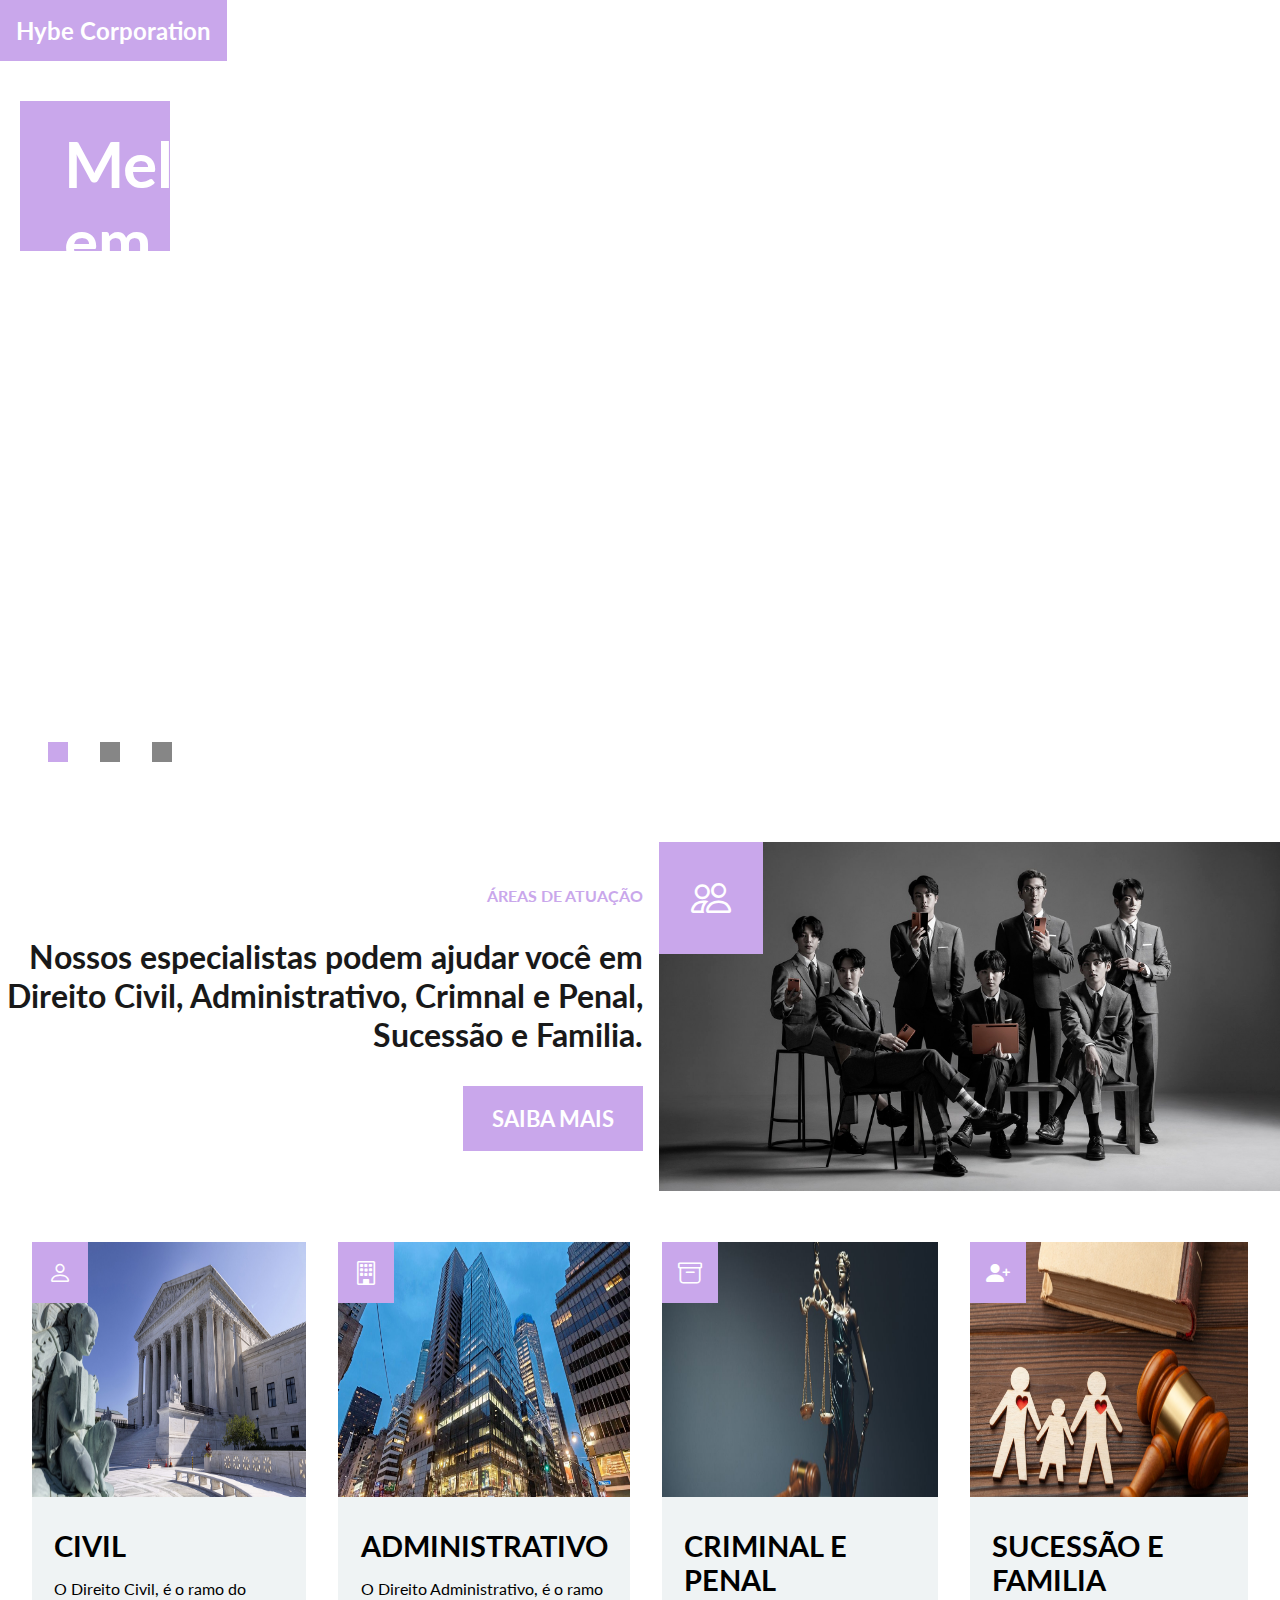
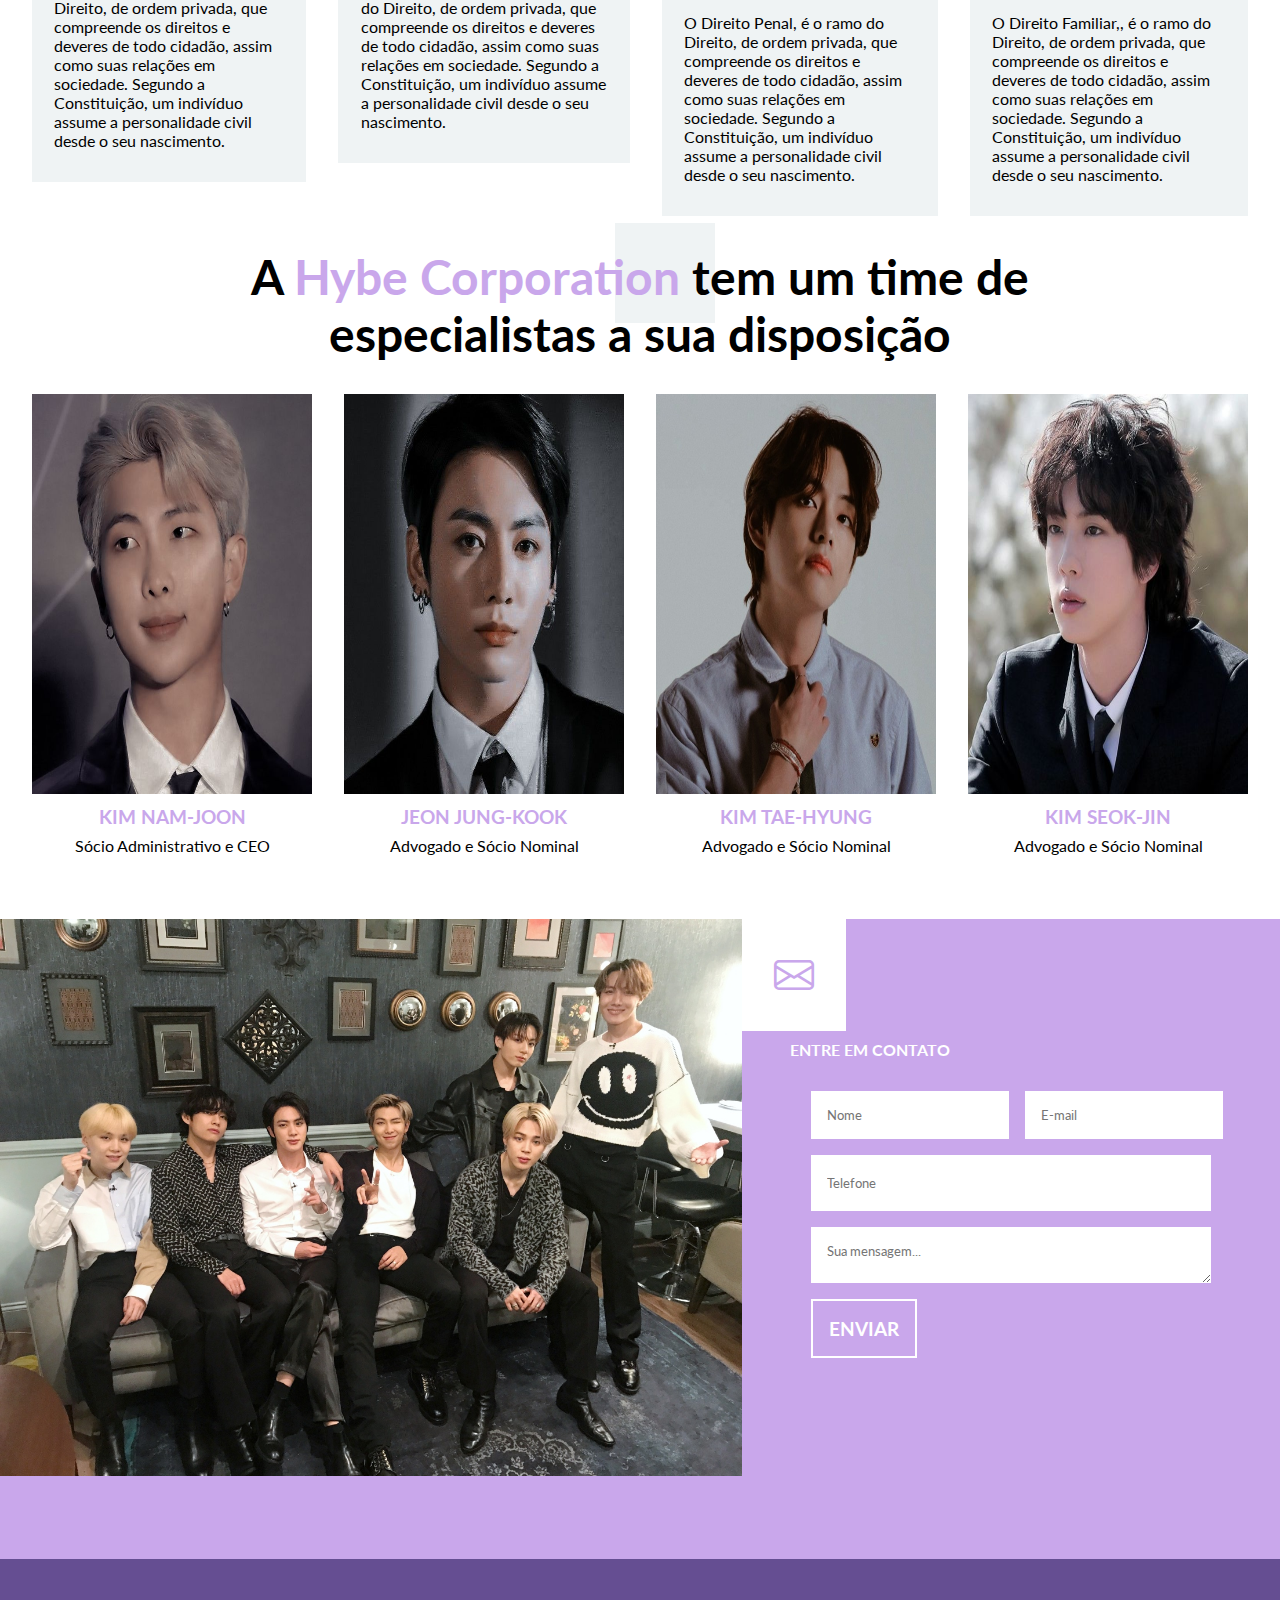
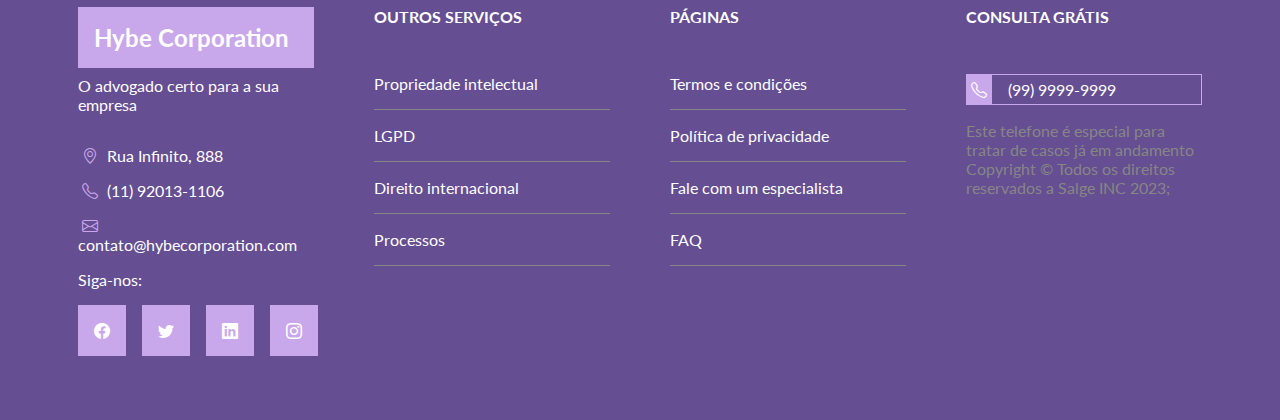
<file: index.html>
<!DOCTYPE html>
<html lang="pt-br">

<head>
    <meta charset="UTF-8" />
    <meta http-equiv="X-UA-Compatible" content="IE=edge" />
    <meta name="viewport" content="width=device-width, initial-scale=1.0" />
    <title>Hybe Corporation</title>
    <link rel="shortcut icon" href="img/favicon.ico" type="image/x-icon" />
    <link rel="preconnect" href="https://fonts.googleapis.com" />
    <link rel="preconnect" href="https://fonts.gstatic.com" crossorigin />
    <link
        href="https://fonts.googleapis.com/css2?family=Lato:ital,wght@0,100;0,300;0,400;0,700;0,900;1,100;1,300;1,400;1,700;1,900&display=swap"
        rel="stylesheet" />
    <link rel="stylesheet" href="https://cdn.jsdelivr.net/npm/bootstrap-icons@1.10.1/font/bootstrap-icons.css" />
    <link rel="stylesheet" href="css/style.css" />
    <script src="js/index.js" defer></script>
</head>

<body>
    <header id="header">
        <div id="inner-header">
            <h2 id="brand">Hybe Corporation</h2>
            <nav id="navbar">
                <a href="index.html">Incio</a>
                <a href="serviços.html">Serviços</a>
                <a href="sobre.html">Sobre</a>
                <a href="time.html">Time</a>
                <a href="contato.html">Contato</a>
                <a href="trabalhe.html">Trabalhe</a>
            </nav>
        </div>
        <div class="banner active">
            <span class="square"></span>
            <h2>Melhores experts em direito do país</h2>
            <p>
                Os advogados mais bem qualificados estão aqui, agende uma reunião e
                conheça nosso time
            </p>
        </div>
        <div class="banner">
            <span class="square"></span>
            <h2>Conheça o nosso time</h2>
            <p>
                Veja as especialidades dos nossos advogados, e entenda como eles podem
                lhe ajudar
            </p>
        </div>
        <div class="banner">
            <span class="square"></span>
            <h2>Os nossos resultados</h2>
            <p>
                Confira as nossas métricas e conheça os resultados que já obtivemos
            </p>
        </div>
        <div class="dots">
            <div class="dot active"></div>
            <div class="dot"></div>
            <div class="dot"></div>
        </div>
    </header>
    <main id="expertise-areas" class="text-image-section">
        <div id="expertise-information" class="text-container">
            <p class="section-subtitle">Áreas de atuação</p>
            <h3 class="section-title">
                Nossos especialistas podem ajudar você em Direito Civil, Administrativo,
                Crimnal e Penal, Sucessão e Familia.
            </h3>
            <a href="#" class="btn">Saiba mais</a>
        </div>
        <div id="expertise-image-container" class="image-container">
            <i class="bi bi-people"></i>
            <img src="image/Eeq0rstWAAAKfFK.png" alt="Advogados da Pearson Specter Litt" />
        </div>
        <div id="other-services">
            <div class="service">
                <img src="image/direito-civil.png" alt="Court" width="300" height="300" />
                <i class="bi-person"></i>
                <div class="service-info">
                    <h4>Civil</h4>
                    <p>
                        O Direito Civil, é o ramo do Direito, de ordem
                        privada, que compreende os direitos e deveres de todo cidadão, assim como suas relações em
                        sociedade. Segundo a Constituição, um indivíduo assume a personalidade civil desde o seu
                        nascimento.
                    </p>
                </div>
            </div>
            <div class="service">
                <img src="image/bank.png" alt="Administrativo" width="300" height="300" />
                <i class="bi bi-building"></i>
                <div class="service-info">
                    <h4>Administrativo</h4>
                    <p>
                        O Direito Administrativo, é o ramo do Direito, de ordem
                        privada, que compreende os direitos e deveres de todo cidadão, assim como suas relações em
                        sociedade. Segundo a Constituição, um indivíduo assume a personalidade civil desde o seu
                        nascimento.
                    </p>
                </div>
            </div>
            <div class="service">
                <img src="image/direito penal.jpg" alt="Tribual" width="300" height="300" />
                <i class="bi-archive"></i>
                <div class="service-info">
                    <h4>Criminal e Penal</h4>
                    <p>
                        O Direito Penal, é o ramo do Direito, de ordem
                        privada, que compreende os direitos e deveres de todo cidadão, assim como suas relações em
                        sociedade. Segundo a Constituição, um indivíduo assume a personalidade civil desde o seu
                        nascimento.
                    </p>
                </div>
            </div>
            <div class="service">
                <img src="image/direito familiar.jpeg" alt="Familia" width="300" height="300" />
                <i class="bi-person-plus-fill"></i>
                <div class="service-info">
                    <h4>Sucessão e Familia</h4>
                    <p>
                        O Direito Familiar,, é o ramo do Direito, de ordem
                        privada, que compreende os direitos e deveres de todo cidadão, assim como suas relações em
                        sociedade. Segundo a Constituição, um indivíduo assume a personalidade civil desde o seu
                        nascimento.
                    </p>
                </div>
            </div>
        </div>
    </main>
    </section>
    <section id="team">
        <span class="square"></span>
        <h2>
            A <span>Hybe Corporation</span> tem um time de especialistas a sua
            disposição
        </h2>
        <div class="employees">
            <div class="employee">
                <a href="time.html"><img src="image/advogado 1.jpg" alt="Kim Nam-joon" width="400" height="400" /></a>
                <p class="employee-name">Kim Nam-joon</p>
                <p class="employee-role">Sócio Administrativo e CEO</p>
            </div>
            <div class="employee">
                <a href="time.html"><img src="image/advogado 2.jpg" alt="Jeon Jung-kook" width="400" height="400" /></a>
                <p class="employee-name">Jeon Jung-kook</p>
                <p class="employee-role">Advogado e Sócio Nominal</p>
            </div>
            <div class="employee">
                <a href="time.html"><img src="image/advogado 3.jpg" alt="Kim Tae-Hyung" width="400" height="400" /></a>
                <p class="employee-name">Kim Tae-Hyung</p>
                <p class="employee-role">Advogado e Sócio Nominal</p>
            </div>
            <div class="employee">
                <a href="time.html"><img src="image/advogado 4.jpg" alt="Kim Seok-jin" width="400" height="400" /></a>
                <p class="employee-name">Kim Seok-jin</p>
                <p class="employee-role">Advogado e Sócio Nominal</p>
            </div>
        </div>
    </section>
    <section id="contact" class="text-image-section">
        <div id="contact-image-container" class="image-container">
            <img src="image/escritorio.jpg" alt="Advogados no escritório" />
        </div>
        <div id="contact-information" class="text-container">
            <i class="bi bi-envelope"></i>
            <p class="section-subtitle">Entre em contato</p>
            <form>
                <div class="form-control">
                    <input type="text" name="name" id="name" placeholder="Nome" required />
                    <input type="email" name="email" id="email" placeholder="E-mail" required />
                </div>
                <input type="text" name="phone" id="phone" placeholder="Telefone" required />
                <textarea name="message" id="message" placeholder="Sua mensagem..." required></textarea>
                <input type="submit" value="Enviar" class="btn" />
            </form>
        </div>
    </section>
    <footer id="footer">
        <div class="contact-info">
            <div class="footer-brand">
                <h2>Hybe Corporation</h2>
                <p>O advogado certo para a sua empresa</p>
            </div>
            <div class="contact-mediaquery">
                <p><i class="bi bi-geo-alt"></i> Rua Infinito, 888</p>
                <p><i class="bi bi-telephone"></i> (11) 92013-1106</p>
                <p><i class="bi bi-envelope"></i> contato@hybecorporation.com</p>
            </div>
            <div class="social-networks">
                <p>Siga-nos:</p>
                <div class="networks">
                    <a href="https://www.facebook.com/bangtan.official/?locale=pt_BR"><i class="bi bi-facebook"></i></a>
                    <a href="https://twitter.com/bts_bighit"><i class="bi bi-twitter"></i></a>
                    <a href="https://www.linkedin.com/in/vinicius-salge/"><i class="bi bi-linkedin"></i></a>
                    <a href="https://www.instagram.com/bts.bighitofficial/"><i class="bi bi-instagram"></i></a>
                </div>
            </div>
        </div>
        <div class="links-container">
            <h4>Outros serviços</h4>
            <nav>
                <a href="#">Propriedade intelectual</a>
                <a href="#">LGPD</a>
                <a href="#">Direito internacional</a>
                <a href="#">Processos</a>
            </nav>
        </div>
        <div class="links-container">
            <h4>Páginas</h4>
            <nav>
                <a href="#">Termos e condições</a>
                <a href="#">Política de privacidade</a>
                <a href="#">Fale com um especialista</a>
                <a href="#">FAQ</a>
            </nav>
        </div>
        <div class="links-container">
            <h4>Consulta grátis</h4>
            <div class="phone-number">
                <i class="bi bi-telephone"></i>
                <p>(99) 9999-9999</p>
            </div>
            <p class="phone-info">
                Este telefone é especial para tratar de casos já em andamento
            </p>
            <p class="phone-info">
                Copyright &copy; Todos os direitos reservados a Salge INC 2023;
            </p>
        </div>
    </footer>
</body>

</html>
</file>
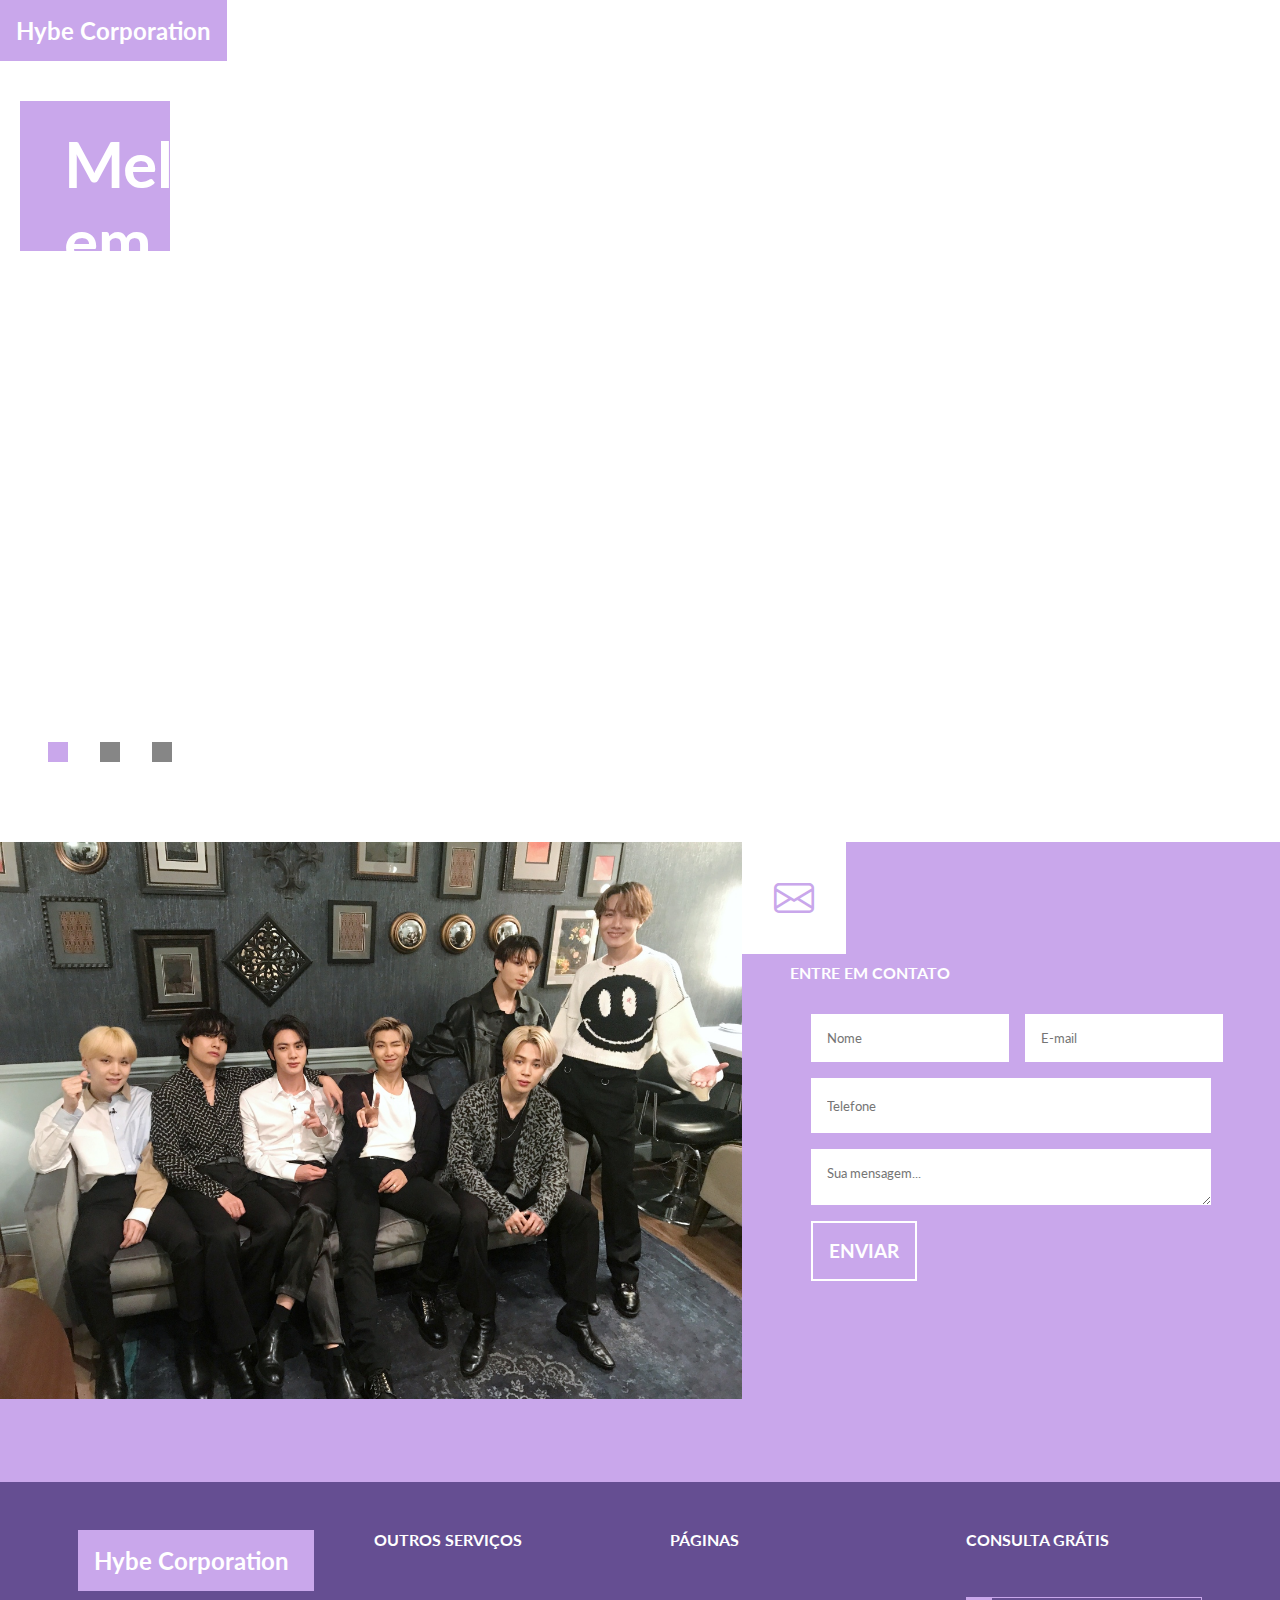
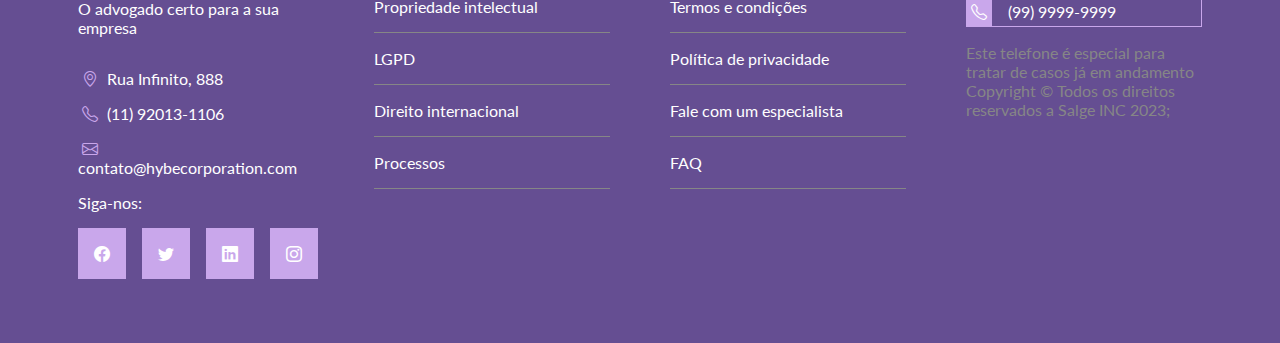
<file: contato.html>
<!DOCTYPE html>
<html lang="pt-br">

<head>
    <meta charset="UTF-8" />
    <meta http-equiv="X-UA-Compatible" content="IE=edge" />
    <meta name="viewport" content="width=device-width, initial-scale=1.0" />
    <title>Hybe Corporation</title>
    <link rel="shortcut icon" href="img/favicon.ico" type="image/x-icon" />
    <link rel="preconnect" href="https://fonts.googleapis.com" />
    <link rel="preconnect" href="https://fonts.gstatic.com" crossorigin />
    <link
        href="https://fonts.googleapis.com/css2?family=Lato:ital,wght@0,100;0,300;0,400;0,700;0,900;1,100;1,300;1,400;1,700;1,900&display=swap"
        rel="stylesheet" />
    <link rel="stylesheet" href="https://cdn.jsdelivr.net/npm/bootstrap-icons@1.10.1/font/bootstrap-icons.css" />
    <link rel="stylesheet" href="css/style.css" />
    <script src="js/index.js" defer></script>
</head>

<body>
    <header id="header">
        <div id="inner-header">
            <h2 id="brand">Hybe Corporation</h2>
            <nav id="navbar">
                <a href="index.html">Incio</a>
                <a href="serviços.html">Serviços</a>
                <a href="sobre.html">Sobre</a>
                <a href="time.html">Time</a>
                <a href="contato.html">Contato</a>
                <a href="trabalhe.html">Trabalhe</a>
            </nav>
        </div>
        <div class="banner active">
            <span class="square"></span>
            <h2>Melhores experts em direito do país</h2>
            <p>
                Os advogados mais bem qualificados estão aqui, agende uma reunião e
                conheça nosso time
            </p>
        </div>
        <div class="banner">
            <span class="square"></span>
            <h2>Conheça o nosso time</h2>
            <p>
                Veja as especialidades dos nossos advogados, e entenda como eles podem
                lhe ajudar
            </p>
        </div>
        <div class="banner">
            <span class="square"></span>
            <h2>Os nossos resultados</h2>
            <p>
                Confira as nossas métricas e conheça os resultados que já obtivemos
            </p>
        </div>
        <div class="dots">
            <div class="dot active"></div>
            <div class="dot"></div>
            <div class="dot"></div>
        </div>
    </header>
    <section id="contact" class="text-image-section">
        <div id="contact-image-container" class="image-container">
            <img src="image/escritorio.jpg" alt="Advogados no escritório" />
        </div>
        <div id="contact-information" class="text-container">
            <i class="bi bi-envelope"></i>
            <p class="section-subtitle">Entre em contato</p>
            <form>
                <div class="form-control">
                    <input type="text" name="name" id="name" placeholder="Nome" required />
                    <input type="email" name="email" id="email" placeholder="E-mail" required />
                </div>
                <input type="text" name="phone" id="phone" placeholder="Telefone" required />
                <textarea name="message" id="message" placeholder="Sua mensagem..." required></textarea>
                <input type="submit" value="Enviar" class="btn" />
            </form>
        </div>
    </section>
    <footer id="footer">
        <div class="contact-info">
            <div class="footer-brand">
                <h2>Hybe Corporation</h2>
                <p>O advogado certo para a sua empresa</p>
            </div>
            <div class="contact-mediaquery">
                <p><i class="bi bi-geo-alt"></i> Rua Infinito, 888</p>
                <p><i class="bi bi-telephone"></i> (11) 92013-1106</p>
                <p><i class="bi bi-envelope"></i> contato@hybecorporation.com</p>
            </div>
            <div class="social-networks">
                <p>Siga-nos:</p>
                <div class="networks">
                    <a href="https://www.facebook.com/bangtan.official/?locale=pt_BR"><i class="bi bi-facebook"></i></a>
                    <a href="https://twitter.com/bts_bighit"><i class="bi bi-twitter"></i></a>
                    <a href="https://www.linkedin.com/in/vinicius-salge/"><i class="bi bi-linkedin"></i></a>
                    <a href="https://www.instagram.com/bts.bighitofficial/"><i class="bi bi-instagram"></i></a>
                </div>
            </div>
        </div>
        <div class="links-container">
            <h4>Outros serviços</h4>
            <nav>
                <a href="#">Propriedade intelectual</a>
                <a href="#">LGPD</a>
                <a href="#">Direito internacional</a>
                <a href="#">Processos</a>
            </nav>
        </div>
        <div class="links-container">
            <h4>Páginas</h4>
            <nav>
                <a href="#">Termos e condições</a>
                <a href="#">Política de privacidade</a>
                <a href="#">Fale com um especialista</a>
                <a href="#">FAQ</a>
            </nav>
        </div>
        <div class="links-container">
            <h4>Consulta grátis</h4>
            <div class="phone-number">
                <i class="bi bi-telephone"></i>
                <p>(99) 9999-9999</p>
            </div>
            <p class="phone-info">
                Este telefone é especial para tratar de casos já em andamento
            </p>
            <p class="phone-info">
                Copyright &copy; Todos os direitos reservados a Salge INC 2023;
            </p>
        </div>
    </footer>
</body>
</file>
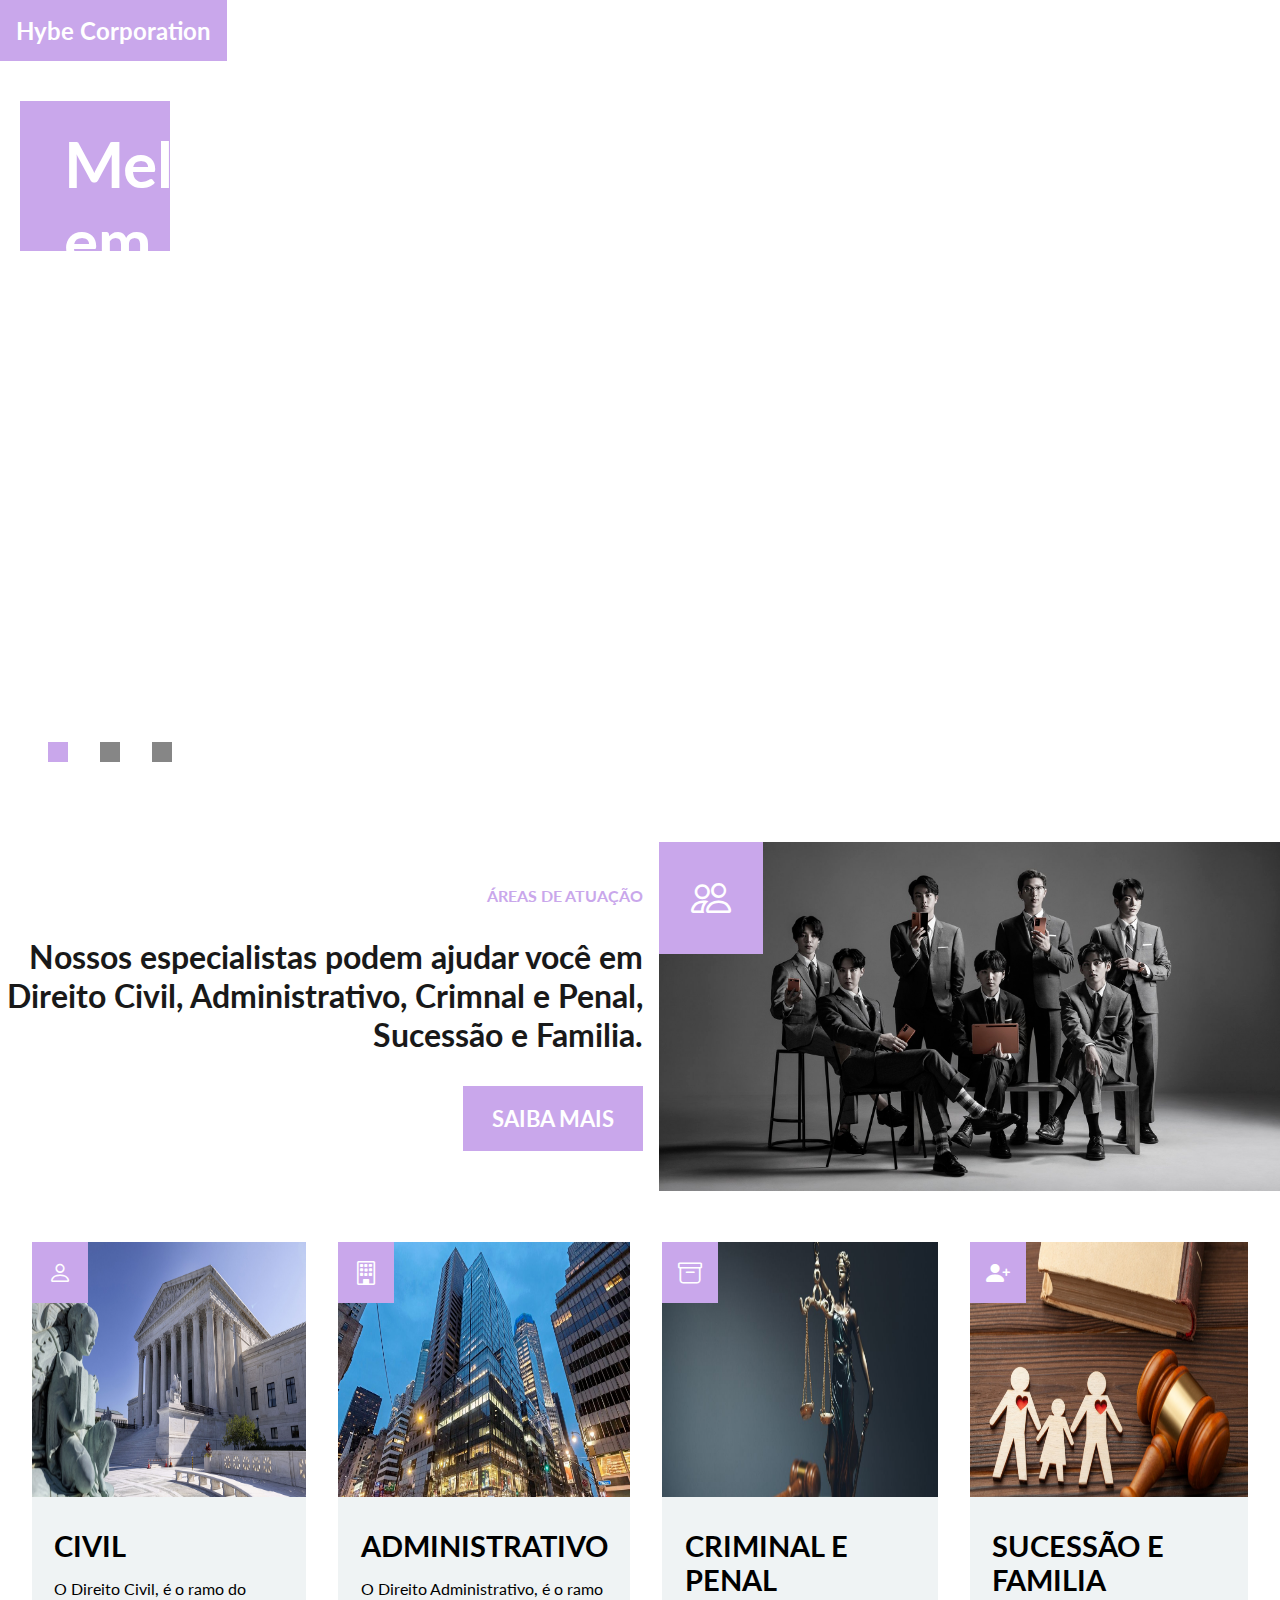
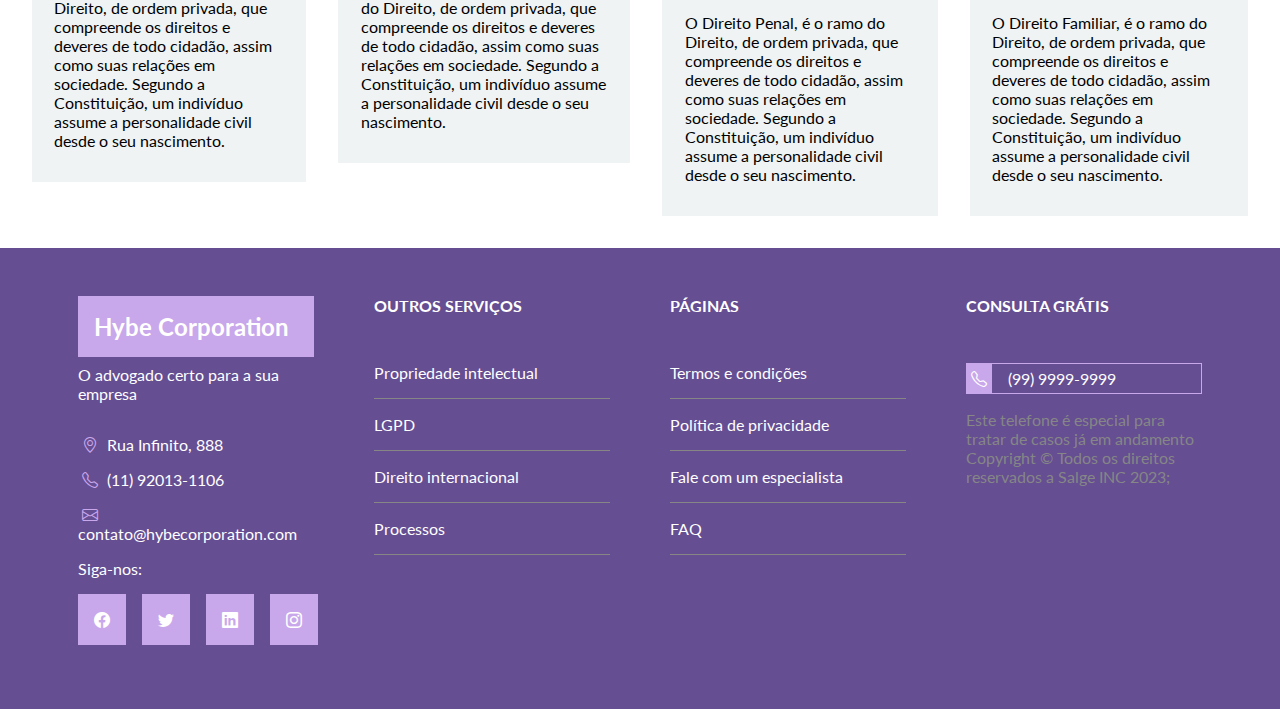
<file: serviços.html>
<!DOCTYPE html>
<html lang="pt-br">

<head>
    <meta charset="UTF-8" />
    <meta http-equiv="X-UA-Compatible" content="IE=edge" />
    <meta name="viewport" content="width=device-width, initial-scale=1.0" />
    <title>Hybe Corporation</title>
    <link rel="shortcut icon" href="img/favicon.ico" type="image/x-icon" />
    <link rel="preconnect" href="https://fonts.googleapis.com" />
    <link rel="preconnect" href="https://fonts.gstatic.com" crossorigin />
    <link
        href="https://fonts.googleapis.com/css2?family=Lato:ital,wght@0,100;0,300;0,400;0,700;0,900;1,100;1,300;1,400;1,700;1,900&display=swap"
        rel="stylesheet" />
    <link rel="stylesheet" href="https://cdn.jsdelivr.net/npm/bootstrap-icons@1.10.1/font/bootstrap-icons.css" />
    <link rel="stylesheet" href="css/style.css" />
    <script src="js/index.js" defer></script>
</head>

<body>
    <header id="header">
        <div id="inner-header">
            <h2 id="brand">Hybe Corporation</h2>
            <nav id="navbar">
                <a href="index.html">Incio</a>
                <a href="serviços.html">Serviços</a>
                <a href="sobre.html">Sobre</a>
                <a href="time.html">Time</a>
                <a href="contato.html">Contato</a>
                <a href="trabalhe.html">Trabalhe</a>
            </nav>
        </div>
        <div class="banner active">
            <span class="square"></span>
            <h2>Melhores experts em direito do país</h2>
            <p>
                Os advogados mais bem qualificados estão aqui, agende uma reunião e
                conheça nosso time
            </p>
        </div>
        <div class="banner">
            <span class="square"></span>
            <h2>Conheça o nosso time</h2>
            <p>
                Veja as especialidades dos nossos advogados, e entenda como eles podem
                lhe ajudar
            </p>
        </div>
        <div class="banner">
            <span class="square"></span>
            <h2>Os nossos resultados</h2>
            <p>
                Confira as nossas métricas e conheça os resultados que já obtivemos
            </p>
        </div>
        <div class="dots">
            <div class="dot active"></div>
            <div class="dot"></div>
            <div class="dot"></div>
        </div>
    </header>
    <main id="expertise-areas" class="text-image-section">
        <div id="expertise-information" class="text-container">
            <p class="section-subtitle">Áreas de atuação</p>
            <h3 class="section-title">
                Nossos especialistas podem ajudar você em Direito Civil, Administrativo,
                Crimnal e Penal, Sucessão e Familia.
            </h3>
            <a href="#" class="btn">Saiba mais</a>
        </div>
        <div id="expertise-image-container" class="image-container">
            <i class="bi bi-people"></i>
            <img src="image/Eeq0rstWAAAKfFK.png" alt="Advogados da Pearson Specter Litt" />
        </div>
        <div id="other-services">
            <div class="service">
                <img src="image/direito-civil.png" alt="Court" width="300" height="300" />
                <i class="bi-person"></i>
                <div class="service-info">
                    <h4>Civil</h4>
                    <p>
                        O Direito Civil, é o ramo do Direito, de ordem
                        privada, que compreende os direitos e deveres de todo cidadão, assim como suas relações em
                        sociedade. Segundo a Constituição, um indivíduo assume a personalidade civil desde o seu
                        nascimento.
                    </p>
                </div>
            </div>
            <div class="service">
                <img src="image/bank.png" alt="Administrativo" width="300" height="300" />
                <i class="bi bi-building"></i>
                <div class="service-info">
                    <h4>Administrativo</h4>
                    <p>
                        O Direito Administrativo, é o ramo do Direito, de ordem
                        privada, que compreende os direitos e deveres de todo cidadão, assim como suas relações em
                        sociedade. Segundo a Constituição, um indivíduo assume a personalidade civil desde o seu
                        nascimento.
                    </p>
                </div>
            </div>
            <div class="service">
                <img src="image/direito penal.jpg" alt="Tribual" width="300" height="300" />
                <i class="bi-archive"></i>
                <div class="service-info">
                    <h4>Criminal e Penal</h4>
                    <p>
                        O Direito Penal, é o ramo do Direito, de ordem
                        privada, que compreende os direitos e deveres de todo cidadão, assim como suas relações em
                        sociedade. Segundo a Constituição, um indivíduo assume a personalidade civil desde o seu
                        nascimento.
                    </p>
                </div>
            </div>
            <div class="service">
                <img src="image/direito familiar.jpeg" alt="Familia" width="300" height="300" />
                <i class="bi-person-plus-fill"></i>
                <div class="service-info">
                    <h4>Sucessão e Familia</h4>
                    <p>
                        O Direito Familiar, é o ramo do Direito, de ordem
                        privada, que compreende os direitos e deveres de todo cidadão, assim como suas relações em
                        sociedade. Segundo a Constituição, um indivíduo assume a personalidade civil desde o seu
                        nascimento.
                    </p>
                </div>
            </div>
        </div>
    </main>
    <footer id="footer">
        <div class="contact-info">
            <div class="footer-brand">
                <h2>Hybe Corporation</h2>
                <p>O advogado certo para a sua empresa</p>
            </div>
            <div class="contact-mediaquery">
                <p><i class="bi bi-geo-alt"></i> Rua Infinito, 888</p>
                <p><i class="bi bi-telephone"></i> (11) 92013-1106</p>
                <p><i class="bi bi-envelope"></i> contato@hybecorporation.com</p>
            </div>
            <div class="social-networks">
                <p>Siga-nos:</p>
                <div class="networks">
                    <a href="https://www.facebook.com/bangtan.official/?locale=pt_BR"><i class="bi bi-facebook"></i></a>
                    <a href="https://twitter.com/bts_bighit"><i class="bi bi-twitter"></i></a>
                    <a href="https://www.linkedin.com/in/vinicius-salge/"><i class="bi bi-linkedin"></i></a>
                    <a href="https://www.instagram.com/bts.bighitofficial/"><i class="bi bi-instagram"></i></a>
                </div>
            </div>
        </div>
        <div class="links-container">
            <h4>Outros serviços</h4>
            <nav>
                <a href="#">Propriedade intelectual</a>
                <a href="#">LGPD</a>
                <a href="#">Direito internacional</a>
                <a href="#">Processos</a>
            </nav>
        </div>
        <div class="links-container">
            <h4>Páginas</h4>
            <nav>
                <a href="#">Termos e condições</a>
                <a href="#">Política de privacidade</a>
                <a href="#">Fale com um especialista</a>
                <a href="#">FAQ</a>
            </nav>
        </div>
        <div class="links-container">
            <h4>Consulta grátis</h4>
            <div class="phone-number">
                <i class="bi bi-telephone"></i>
                <p>(99) 9999-9999</p>
            </div>
            <p class="phone-info">
                Este telefone é especial para tratar de casos já em andamento
            </p>
            <p class="phone-info">
                Copyright &copy; Todos os direitos reservados a Salge INC 2023;
            </p>
        </div>
    </footer>
</body>
</file>
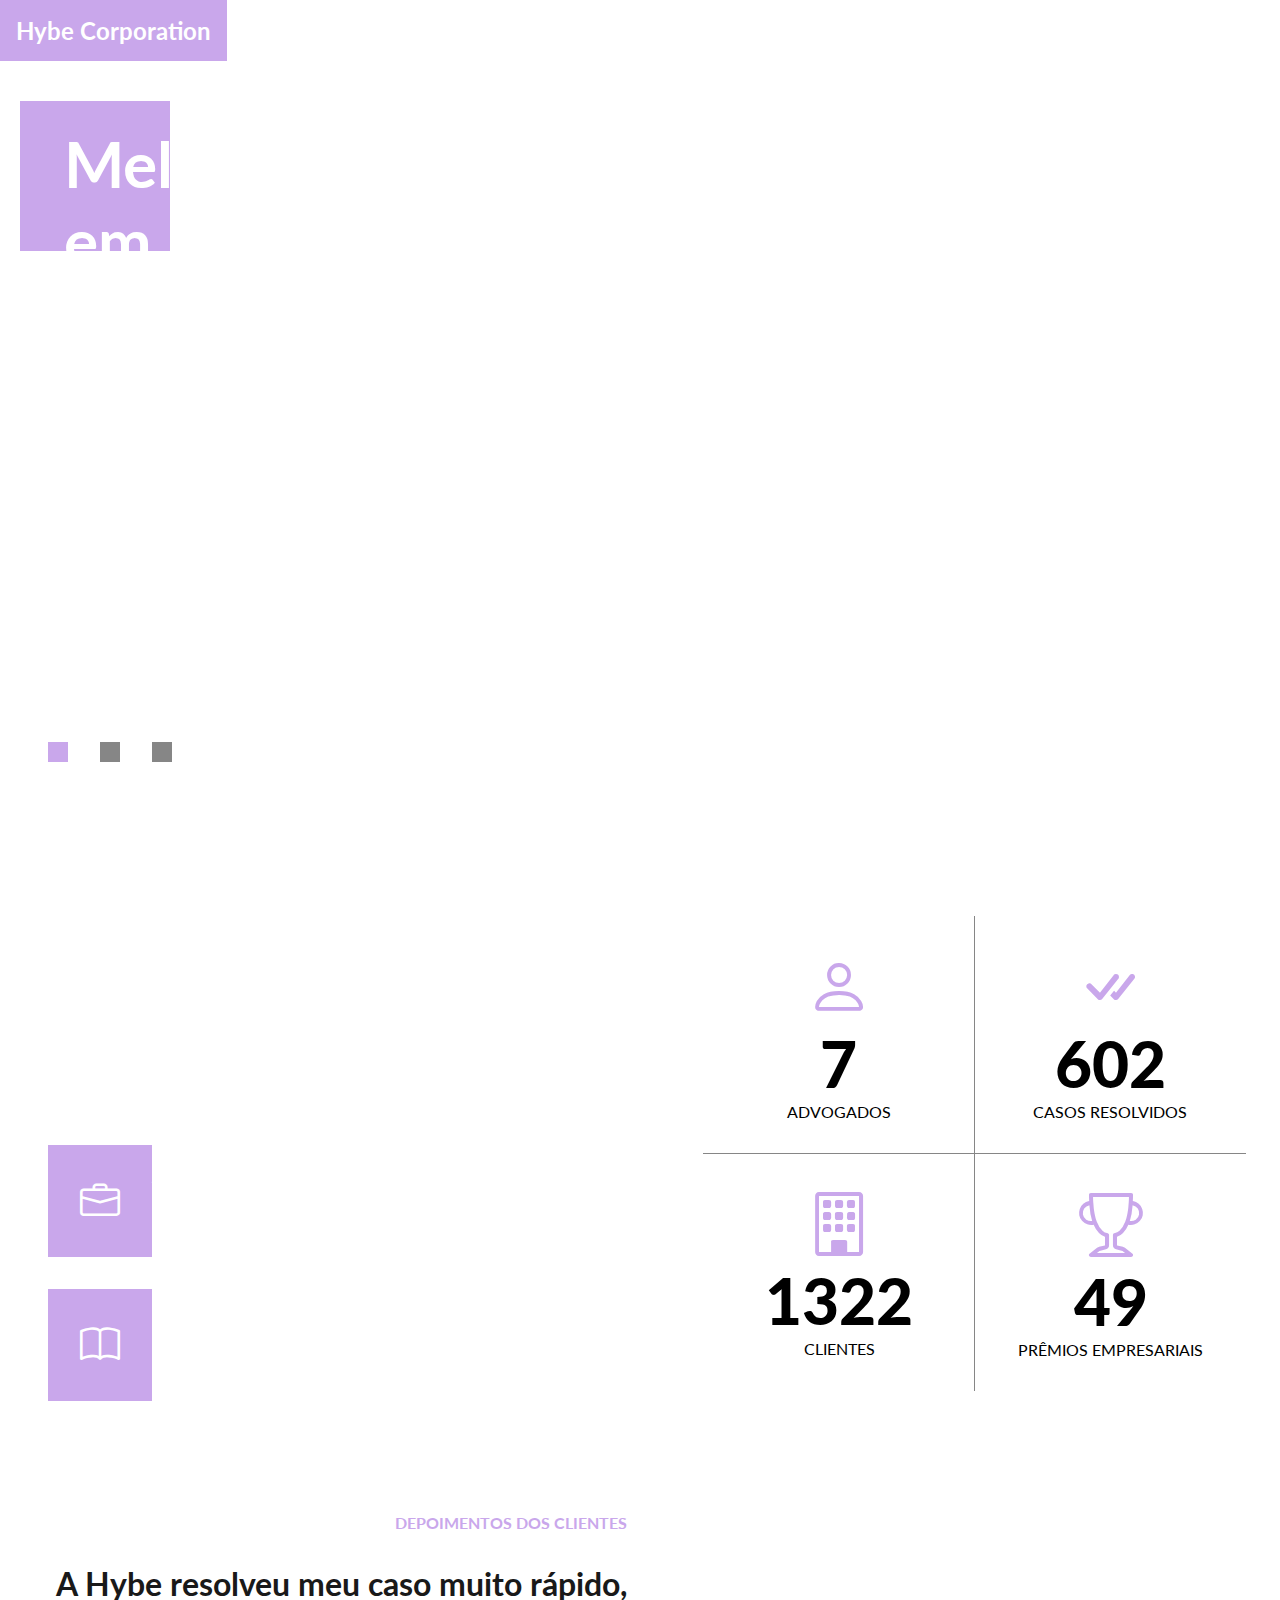
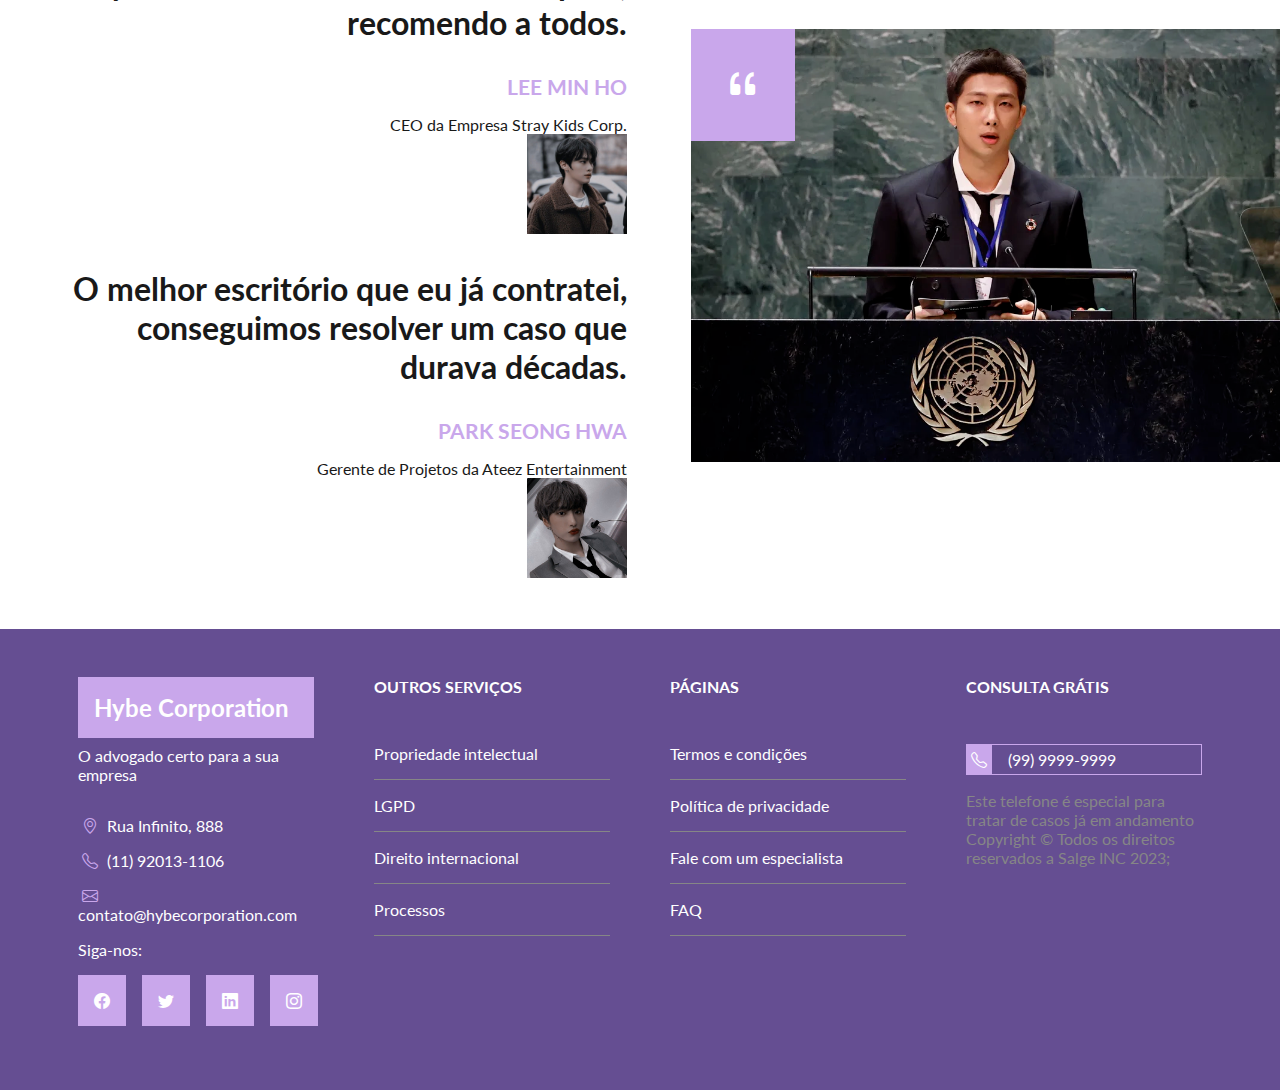
<file: sobre.html>
<!DOCTYPE html>
<html lang="pt-br">

<head>
    <meta charset="UTF-8" />
    <meta http-equiv="X-UA-Compatible" content="IE=edge" />
    <meta name="viewport" content="width=device-width, initial-scale=1.0" />
    <title>Hybe Corporation</title>
    <link rel="shortcut icon" href="img/favicon.ico" type="image/x-icon" />
    <link rel="preconnect" href="https://fonts.googleapis.com" />
    <link rel="preconnect" href="https://fonts.gstatic.com" crossorigin />
    <link
        href="https://fonts.googleapis.com/css2?family=Lato:ital,wght@0,100;0,300;0,400;0,700;0,900;1,100;1,300;1,400;1,700;1,900&display=swap"
        rel="stylesheet" />
    <link rel="stylesheet" href="https://cdn.jsdelivr.net/npm/bootstrap-icons@1.10.1/font/bootstrap-icons.css" />
    <link rel="stylesheet" href="css/style.css" />
    <script src="js/index.js" defer></script>
</head>

<body>
    <header id="header">
        <div id="inner-header">
            <h2 id="brand">Hybe Corporation</h2>
            <nav id="navbar">
                <a href="index.html">Incio</a>
                <a href="serviços.html">Serviços</a>
                <a href="sobre.html">Sobre</a>
                <a href="time.html">Time</a>
                <a href="contato.html">Contato</a>
                <a href="trabalhe.html">Trabalhe</a>
            </nav>
        </div>
        <div class="banner active">
            <span class="square"></span>
            <h2>Melhores experts em direito do país</h2>
            <p>
                Os advogados mais bem qualificados estão aqui, agende uma reunião e
                conheça nosso time
            </p>
        </div>
        <div class="banner">
            <span class="square"></span>
            <h2>Conheça o nosso time</h2>
            <p>
                Veja as especialidades dos nossos advogados, e entenda como eles podem
                lhe ajudar
            </p>
        </div>
        <div class="banner">
            <span class="square"></span>
            <h2>Os nossos resultados</h2>
            <p>
                Confira as nossas métricas e conheça os resultados que já obtivemos
            </p>
        </div>
        <div class="dots">
            <div class="dot active"></div>
            <div class="dot"></div>
            <div class="dot"></div>
        </div>
    </header>
    <section id="about">
        <div id="about-text">
            <p class="section-subtitle">Sobre nós</p>
            <h3 class="section-title">
                Uma empresa que tem o foco no cliente, aconselhando da melhor forma e
                conseguindo os melhores resultados
            </h3>
            <div class="about-description">
                <i class="bi bi-briefcase"></i>
                <div>
                    <h4>Advogados atualizados</h4>
                    <p>
                        Nós promovemos treinamentos mensais a todos os nossos
                        colaboradores
                    </p>
                </div>
            </div>
            <div class="about-description">
                <i class="bi bi-book"></i>
                <div>
                    <h4>Domínio das leis</h4>
                    <p>
                        Nossos colaboradores são especializados em várias áreas do
                        Direito, dominando as principais leis em suas especialidades
                    </p>
                </div>
            </div>
        </div>
        <div id="about-data">
            <div class="data">
                <i class="bi bi-person"></i>
                <p class="number">7</p>
                <p class="text">Advogados</p>
            </div>
            <div class="data">
                <i class="bi bi-check-all"></i>
                <p class="number">602</p>
                <p class="text">Casos resolvidos</p>
            </div>
            <div class="data">
                <i class="bi bi-building"></i>
                <p class="number">1322</p>
                <p class="text">Clientes</p>
            </div>
            <div class="data">
                <i class="bi bi-trophy"></i>
                <p class="number">49</p>
                <p class="text">Prêmios empresariais</p>
            </div>
        </div>
    </section>
    <section id="testimonials" class="text-image-section">
        <div id="testimonial-information" class="text-container">
            <p class="section-subtitle">Depoimentos dos clientes</p>
            <h3 class="section-title">
                A Hybe resolveu meu caso muito rápido, recomendo a todos.
            </h3>
            <div class="author">
                <div class="author-info">
                    <p class="author-name">Lee Min Ho</p>
                    <p class="author-job">CEO da Empresa Stray Kids Corp.</p>
                </div>
                <img src="image/autor 1.jpg" alt="Lee Min Ho" />
            </div>
            <h3 class="section-title">
                O melhor escritório que eu já contratei, conseguimos resolver um caso
                que durava décadas.
            </h3>
            <div class="author">
                <div class="author-info">
                    <p class="author-name">Park Seong Hwa</p>
                    <p class="author-job">Gerente de Projetos da Ateez Entertainment</p>
                </div>
                <img src="image/autor 2.jpg" alt="Park Seong Hwa" />
            </div>
        </div>
        <div id="testimonial-image-container" class="image-container">
            <i class="bi bi-quote"></i>
            <img src="image/advogando.png" alt="Advogado em um tribunal" />
        </div>
    </section>
    <footer id="footer">
        <div class="contact-info">
            <div class="footer-brand">
                <h2>Hybe Corporation</h2>
                <p>O advogado certo para a sua empresa</p>
            </div>
            <div class="contact-mediaquery">
                <p><i class="bi bi-geo-alt"></i> Rua Infinito, 888</p>
                <p><i class="bi bi-telephone"></i> (11) 92013-1106</p>
                <p><i class="bi bi-envelope"></i> contato@hybecorporation.com</p>
            </div>
            <div class="social-networks">
                <p>Siga-nos:</p>
                <div class="networks">
                    <a href="https://www.facebook.com/bangtan.official/?locale=pt_BR"><i class="bi bi-facebook"></i></a>
                    <a href="https://twitter.com/bts_bighit"><i class="bi bi-twitter"></i></a>
                    <a href="https://www.linkedin.com/in/vinicius-salge/"><i class="bi bi-linkedin"></i></a>
                    <a href="https://www.instagram.com/bts.bighitofficial/"><i class="bi bi-instagram"></i></a>
                </div>
            </div>
        </div>
        <div class="links-container">
            <h4>Outros serviços</h4>
            <nav>
                <a href="#">Propriedade intelectual</a>
                <a href="#">LGPD</a>
                <a href="#">Direito internacional</a>
                <a href="#">Processos</a>
            </nav>
        </div>
        <div class="links-container">
            <h4>Páginas</h4>
            <nav>
                <a href="#">Termos e condições</a>
                <a href="#">Política de privacidade</a>
                <a href="#">Fale com um especialista</a>
                <a href="#">FAQ</a>
            </nav>
        </div>
        <div class="links-container">
            <h4>Consulta grátis</h4>
            <div class="phone-number">
                <i class="bi bi-telephone"></i>
                <p>(99) 9999-9999</p>
            </div>
            <p class="phone-info">
                Este telefone é especial para tratar de casos já em andamento
            </p>
            <p class="phone-info">
                Copyright &copy; Todos os direitos reservados a Salge INC 2023;
            </p>
        </div>
    </footer>

</body>
</file>
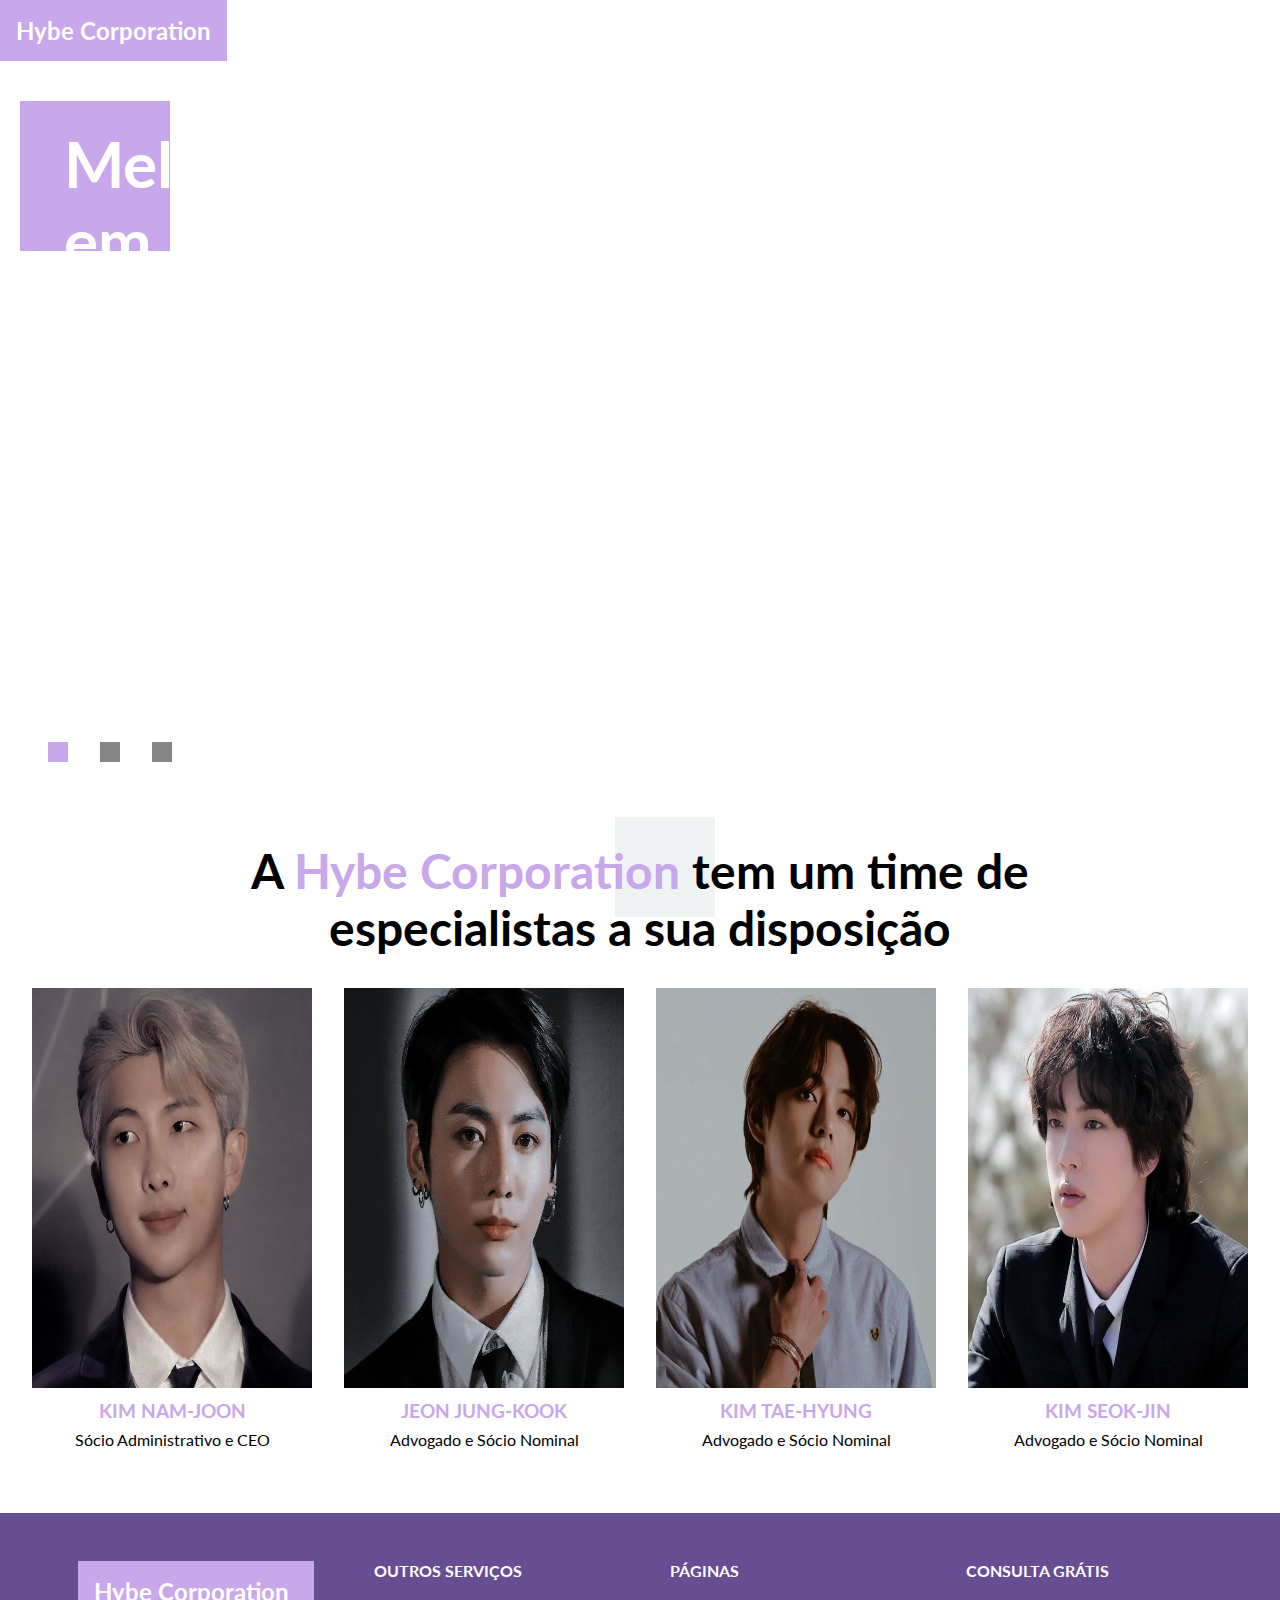
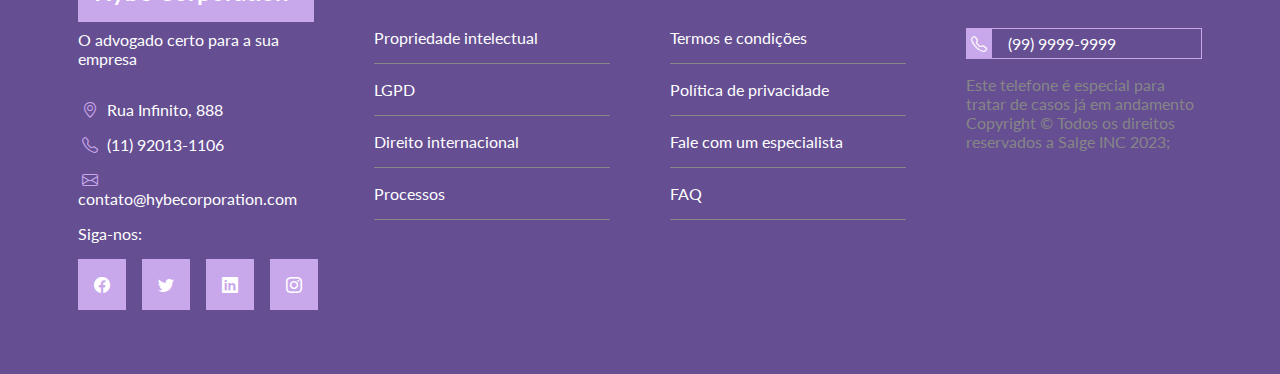
<file: time.html>
<!DOCTYPE html>
<html lang="pt-br">

<head>
    <meta charset="UTF-8" />
    <meta http-equiv="X-UA-Compatible" content="IE=edge" />
    <meta name="viewport" content="width=device-width, initial-scale=1.0" />
    <title>Hybe Corporation</title>
    <link rel="shortcut icon" href="img/favicon.ico" type="image/x-icon" />
    <link rel="preconnect" href="https://fonts.googleapis.com" />
    <link rel="preconnect" href="https://fonts.gstatic.com" crossorigin />
    <link
        href="https://fonts.googleapis.com/css2?family=Lato:ital,wght@0,100;0,300;0,400;0,700;0,900;1,100;1,300;1,400;1,700;1,900&display=swap"
        rel="stylesheet" />
    <link rel="stylesheet" href="https://cdn.jsdelivr.net/npm/bootstrap-icons@1.10.1/font/bootstrap-icons.css" />
    <link rel="stylesheet" href="css/style.css" />
    <script src="js/index.js" defer></script>
</head>

<body>
    <header id="header">
        <div id="inner-header">
            <h2 id="brand">Hybe Corporation</h2>
            <nav id="navbar">
                <a href="index.html">Incio</a>
                <a href="serviços.html">Serviços</a>
                <a href="sobre.html">Sobre</a>
                <a href="time.html">Time</a>
                <a href="contato.html">Contato</a>
                <a href="trabalhe.html">Trabalhe</a>
            </nav>
        </div>
        <div class="banner active">
            <span class="square"></span>
            <h2>Melhores experts em direito do país</h2>
            <p>
                Os advogados mais bem qualificados estão aqui, agende uma reunião e
                conheça nosso time
            </p>
        </div>
        <div class="banner">
            <span class="square"></span>
            <h2>Conheça o nosso time</h2>
            <p>
                Veja as especialidades dos nossos advogados, e entenda como eles podem
                lhe ajudar
            </p>
        </div>
        <div class="banner">
            <span class="square"></span>
            <h2>Os nossos resultados</h2>
            <p>
                Confira as nossas métricas e conheça os resultados que já obtivemos
            </p>
        </div>
        <div class="dots">
            <div class="dot active"></div>
            <div class="dot"></div>
            <div class="dot"></div>
        </div>
    </header>
    <section id="team">
        <span class="square"></span>
        <h2>
            A <span>Hybe Corporation</span> tem um time de especialistas a sua
            disposição
        </h2>
        <div class="employees">
            <div class="employee">
                <img src="image/advogado 1.jpg" alt="Mike Ross" width="400" height="400" />
                <p class="employee-name">Kim Nam-joon</p>
                <p class="employee-role">Sócio Administrativo e CEO</p>
            </div>
            <div class="employee">
                <img src="image/advogado 2.jpg" alt="Harvey Specter" width="400" height="400" />
                <p class="employee-name">Jeon Jung-kook</p>
                <p class="employee-role">Advogado e Sócio Nominal</p>
            </div>
            <div class="employee">
                <img src="image/advogado 3.jpg" alt="Louis Litt" width="400" height="400" />
                <p class="employee-name">Kim Tae-Hyung</p>
                <p class="employee-role">Advogado e Sócio Nominal</p>
            </div>
            <div class="employee">
                <img src="image/advogado 4.jpg" alt="Jessica Pearson" width="400" height="400" />
                <p class="employee-name">Kim Seok-jin</p>
                <p class="employee-role">Advogado e Sócio Nominal</p>
            </div>
        </div>
    </section>
    <footer id="footer">
        <div class="contact-info">
            <div class="footer-brand">
                <h2>Hybe Corporation</h2>
                <p>O advogado certo para a sua empresa</p>
            </div>
            <div class="contact-mediaquery">
                <p><i class="bi bi-geo-alt"></i> Rua Infinito, 888</p>
                <p><i class="bi bi-telephone"></i> (11) 92013-1106</p>
                <p><i class="bi bi-envelope"></i> contato@hybecorporation.com</p>
            </div>
            <div class="social-networks">
                <p>Siga-nos:</p>
                <div class="networks">
                    <a href="https://www.facebook.com/bangtan.official/?locale=pt_BR"><i class="bi bi-facebook"></i></a>
                    <a href="https://twitter.com/bts_bighit"><i class="bi bi-twitter"></i></a>
                    <a href="https://www.linkedin.com/in/vinicius-salge/"><i class="bi bi-linkedin"></i></a>
                    <a href="https://www.instagram.com/bts.bighitofficial/"><i class="bi bi-instagram"></i></a>
                </div>
            </div>
        </div>
        <div class="links-container">
            <h4>Outros serviços</h4>
            <nav>
                <a href="#">Propriedade intelectual</a>
                <a href="#">LGPD</a>
                <a href="#">Direito internacional</a>
                <a href="#">Processos</a>
            </nav>
        </div>
        <div class="links-container">
            <h4>Páginas</h4>
            <nav>
                <a href="#">Termos e condições</a>
                <a href="#">Política de privacidade</a>
                <a href="#">Fale com um especialista</a>
                <a href="#">FAQ</a>
            </nav>
        </div>
        <div class="links-container">
            <h4>Consulta grátis</h4>
            <div class="phone-number">
                <i class="bi bi-telephone"></i>
                <p>(99) 9999-9999</p>
            </div>
            <p class="phone-info">
                Este telefone é especial para tratar de casos já em andamento
            </p>
            <p class="phone-info">
                Copyright &copy; Todos os direitos reservados a Salge INC 2023;
            </p>
        </div>
    </footer>

</body>
</file>
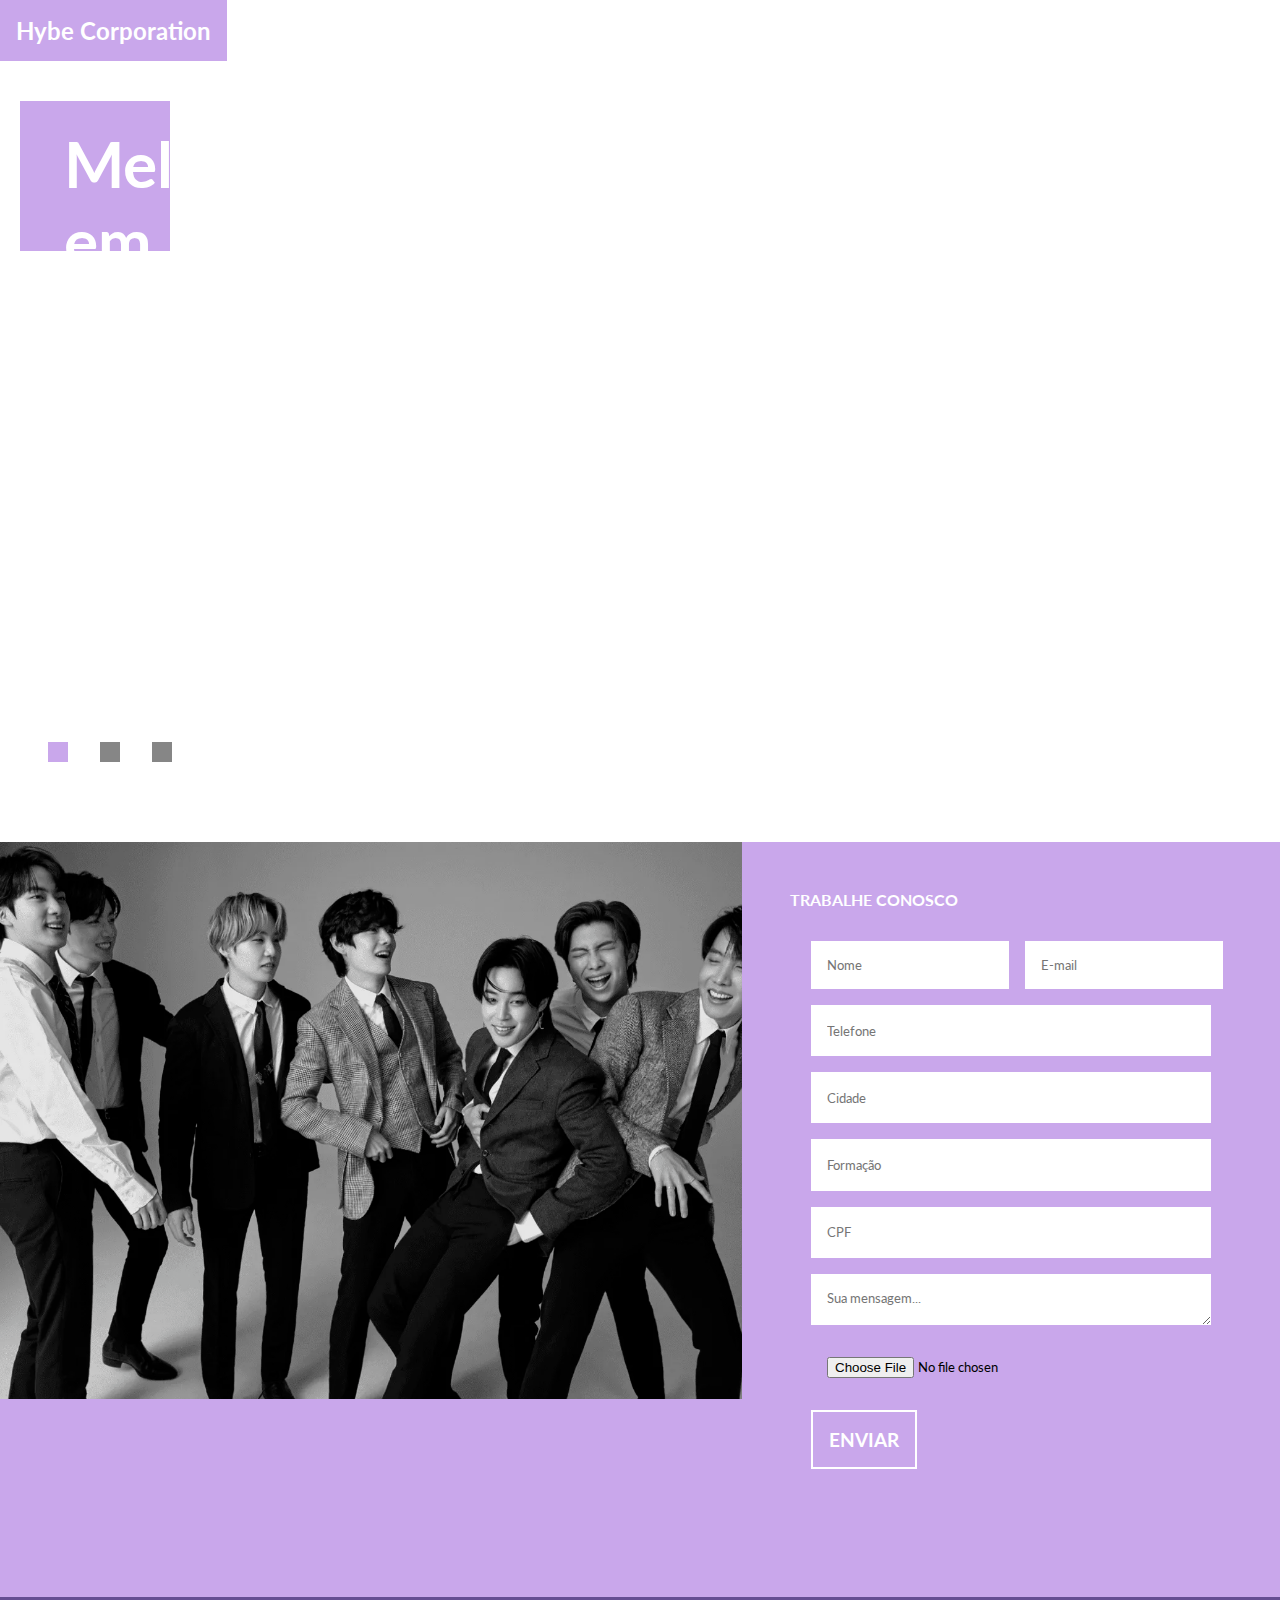
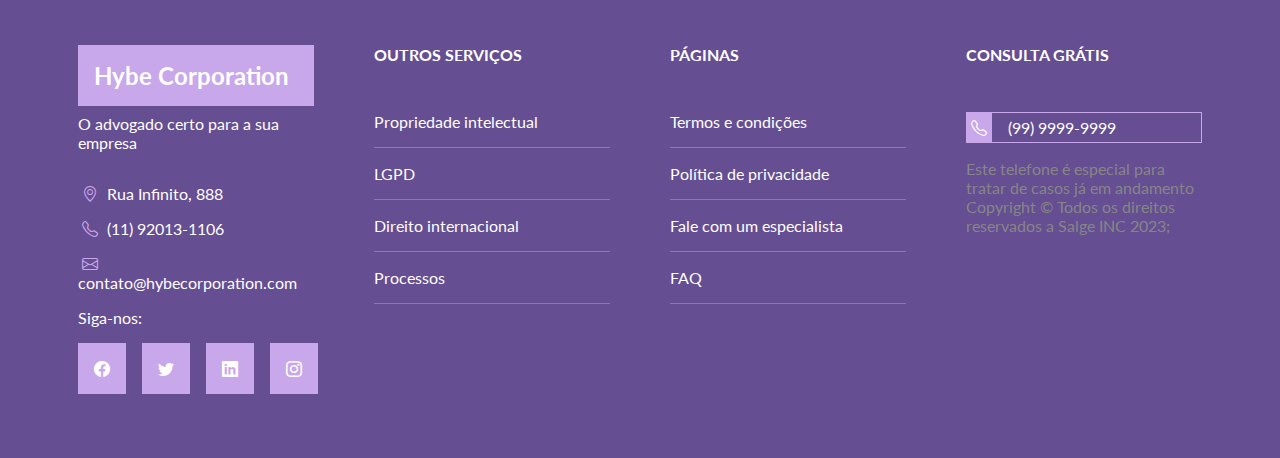
<file: trabalhe.html>
<!DOCTYPE html>
<html lang="pt-br">

<head>
    <meta charset="UTF-8" />
    <meta http-equiv="X-UA-Compatible" content="IE=edge" />
    <meta name="viewport" content="width=device-width, initial-scale=1.0" />
    <title>Hybe Corporation</title>
    <link rel="shortcut icon" href="img/favicon.ico" type="image/x-icon" />
    <link rel="preconnect" href="https://fonts.googleapis.com" />
    <link rel="preconnect" href="https://fonts.gstatic.com" crossorigin />
    <link
        href="https://fonts.googleapis.com/css2?family=Lato:ital,wght@0,100;0,300;0,400;0,700;0,900;1,100;1,300;1,400;1,700;1,900&display=swap"
        rel="stylesheet" />
    <link rel="stylesheet" href="https://cdn.jsdelivr.net/npm/bootstrap-icons@1.10.1/font/bootstrap-icons.css" />
    <link rel="stylesheet" href="css/style.css" />
    <script src="js/curriculo.js" defer></script>
</head>

<body>
    <header id="header">
        <div id="inner-header">
            <h2 id="brand">Hybe Corporation</h2>
            <nav id="navbar">
                <a href="index.html">Incio</a>
                <a href="serviços.html">Serviços</a>
                <a href="sobre.html">Sobre</a>
                <a href="time.html">Time</a>
                <a href="contato.html">Contato</a>
                <a href="trabalhe.html">Trabalhe</a>
            </nav>
        </div>
        <div class="banner active">
            <span class="square"></span>
            <h2>Melhores experts em direito do país</h2>
            <p>
                Os advogados mais bem qualificados estão aqui, agende uma reunião e
                conheça nosso time
            </p>
        </div>
        <div class="banner">
            <span class="square"></span>
            <h2>Conheça o nosso time</h2>
            <p>
                Veja as especialidades dos nossos advogados, e entenda como eles podem
                lhe ajudar
            </p>
        </div>
        <div class="banner">
            <span class="square"></span>
            <h2>Os nossos resultados</h2>
            <p>
                Confira as nossas métricas e conheça os resultados que já obtivemos
            </p>
        </div>
        <div class="dots">
            <div class="dot active"></div>
            <div class="dot"></div>
            <div class="dot"></div>
        </div>
    </header>
    <section id="contact" class="text-image-section">
        <div id="contact-image-container" class="image-container">
            <img src="image/advogados.png" alt="Advogados no escritório" />
        </div>
        <div id="contact-information" class="text-container">
            <p class="section-subtitle">Trabalhe Conosco</p>
            <form>
                <div class="form-control">
                    <input type="text" name="name" id="name" placeholder="Nome" required />
                    <input type="email" name="email" id="email" placeholder="E-mail" required />
                </div>
                <input type="text" name="phone" id="phone" placeholder="Telefone" required />
                <input type="text" name="cidade" id="cidade" placeholder="Cidade" required />
                <input type="formacao" name="formacao" id="formacao" placeholder="Formação" required />
                <input type="cpf" name="cpf" id="cpf" placeholder="CPF" required />
                <textarea name="message" id="message" placeholder="Sua mensagem..."></textarea>
                <input type="file" id="curriculum" name="curriculum" required>
                <input type="submit" value="Enviar" class="btn" />
            </form>
        </div>
    </section>
    </form>
    <footer id="footer">
        <div class="contact-info">
            <div class="footer-brand">
                <h2>Hybe Corporation</h2>
                <p>O advogado certo para a sua empresa</p>
            </div>
            <div class="contact-mediaquery">
                <p><i class="bi bi-geo-alt"></i> Rua Infinito, 888</p>
                <p><i class="bi bi-telephone"></i> (11) 92013-1106</p>
                <p><i class="bi bi-envelope"></i> contato@hybecorporation.com</p>
            </div>
            <div class="social-networks">
                <p>Siga-nos:</p>
                <div class="networks">
                    <a href="https://www.facebook.com/bangtan.official/?locale=pt_BR"><i class="bi bi-facebook"></i></a>
                    <a href="https://twitter.com/bts_bighit"><i class="bi bi-twitter"></i></a>
                    <a href="https://www.linkedin.com/in/vinicius-salge/"><i class="bi bi-linkedin"></i></a>
                    <a href="https://www.instagram.com/bts.bighitofficial/"><i class="bi bi-instagram"></i></a>
                </div>
            </div>
        </div>
        <div class="links-container">
            <h4>Outros serviços</h4>
            <nav>
                <a href="#">Propriedade intelectual</a>
                <a href="#">LGPD</a>
                <a href="#">Direito internacional</a>
                <a href="#">Processos</a>
            </nav>
        </div>
        <div class="links-container">
            <h4>Páginas</h4>
            <nav>
                <a href="#">Termos e condições</a>
                <a href="#">Política de privacidade</a>
                <a href="#">Fale com um especialista</a>
                <a href="#">FAQ</a>
            </nav>
        </div>
        <div class="links-container">
            <h4>Consulta grátis</h4>
            <div class="phone-number">
                <i class="bi bi-telephone"></i>
                <p>(99) 9999-9999</p>
            </div>
            <p class="phone-info">
                Este telefone é especial para tratar de casos já em andamento
            </p>
            <p class="phone-info">
                Copyright &copy; Todos os direitos reservados a Salge INC 2023;
            </p>
        </div>
    </footer>
</body>
</file>
<file: css/style.css>
:root {
  --main-color: #c9a7eb;
  --prymary-text-color: #fff;
  --secondary-text-color: #191919;
  --secondary-color: #868686;
  --tertiary-color: #eff3f4;
  --secondary-bg-color: #654e92;
}

* {
  margin: 0;
  padding: 0;
  box-sizing: border-box;
  font-family: "lato";
}

a {
  text-decoration: none;
}

img {
  width: 100%;
}

input[type="submit"] {
  cursor: pointer;
}

i {
  background-color: var(--main-color);
  color: var(--prymary-text-color);
  font-size: 2.5rem;
  padding: 2rem;
}

#header {
  min-height: 90vh;
  background-image: url("https://0.soompi.io/wp-content/uploads/2021/03/21213534/hybe-5.jpg");
  background-size: cover;
  background-position: center;
  color: var(--prymary-text-color);
  margin-bottom: 2rem;
  position: relative;
}

#inner-header {
  display: flex;
  justify-content: space-between;
  align-items: center;
}

#brand {
  background-color: var(--main-color);
  padding: 1rem;
}

#navbar {
  display: flex;
  gap: 4rem;
  text-transform: uppercase;
  margin-right: 2rem;
}

#navbar a {
  color: var(--prymary-text-color);
  font-weight: bold;
}

.banner.active {
  opacity: 1;
}

.banner {
  max-width: 50%;
  padding: 4rem;
  opacity: 0;
  position: absolute;
  transition: 0.6s;
}

.banner h2 {
  font-size: 4rem;
  margin-bottom: 1.2rem;
  position: relative;
  z-index: 2;
}

.banner p {
  font-size: 1.5rem;
}

.square {
  display: block;
  width: 150px;
  height: 150px;
  background-color: var(--main-color);
  position: absolute;
  z-index: 1;
  left: 20px;
  top: 40px;
}

.dots {
  display: flex;
  gap: 2rem;
  position: absolute;
  bottom: 3rem;
  left: 3rem;
}

.dot {
  width: 20px;
  height: 20px;
  background-color: var(--secondary-color);
}

.dot.active {
  background-color: var(--main-color);
}

.text-image-section {
  display: flex;
  flex-wrap: wrap;
  gap: 1rem;
}

.text-container {
  flex: 2 1 0;
  display: flex;
  gap: 2rem;
  flex-direction: column;
  justify-content: center;
  text-align: right;
}

.section-subtitle {
  text-transform: uppercase;
  font-weight: bold;
  color: var(--main-color);
}

.section-title {
  color: var(--secondary-text-color);
  font-size: 2rem;
}

.btn {
  padding: 1.2rem 1.8rem;
  text-transform: uppercase;
  font-size: 1.4rem;
  font-weight: bold;
  background-color: var(--main-color);
  color: var(--prymary-text-color);
  align-self: end;
}

.image-container {
  flex: 1 1 300px;
  position: relative;
}

.image-container i {
  position: absolute;
}

#other-services {
  width: 100%;
  display: flex;
  gap: 2rem;
  padding: 2rem;
}

.service {
  position: relative;
}

.service i {
  position: absolute;
  left: 0;
  top: 0;
  padding: 1rem;
  font-size: 1.5rem;
}

.service-info {
  background-color: var(--tertiary-color);
  padding: 2rem 1.4rem;
  min-height: 250px;
  margin-top: -3rem;
  z-index: 2;
  position: relative;
}

.service h4 {
  font-size: 1.8rem;
  margin-bottom: 1rem;
  text-transform: uppercase;
}

#about {
  display: flex;
  flex-wrap: wrap;
  align-items: center;
  gap: 2rem;
}

#about-text {
  background-image: url("https://img.freepik.com/free-vector/abstract-purple-background-with-waves-effect_1302-5215.jpg");
  background-size: cover;
  background-position: center;
  color: var(--prymary-text-color);
  flex: 1 1 0;
  display: flex;
  flex-direction: column;
  justify-content: center;
  gap: 2rem;
  padding: 4rem 3rem;
}

#about-text .section-subtitle,
#about-text .section-title {
  color: var(--prymary-text-color);
}

#about-text- i {
  background-color: transparent;
}

.about-description {
  display: flex;
  align-items: center;
}

.about-description h4 {
  font-size: 1.4rem;
  margin-bottom: 1rem;
}

#about-data {
  flex: 1 1 0;
  display: flex;
  flex-wrap: wrap;
  padding: 2rem;
}

#about-data .data {
  width: 50%;
  display: flex;
  flex-direction: column;
  align-items: center;
  justify-content: center;
  padding: 2rem;
  margin-top: -1px;
  margin-left: -1px;
}

#about-data .data:first-child {
  border-bottom: 1px solid var(--secondary-color);
  border-right: 1px solid var(--secondary-color);
}

#about-data .data:last-child {
  border-top: 1px solid var(--secondary-color);
  border-left: 1px solid var(--secondary-color);
}

#about-data .data i {
  background-color: transparent;
  color: var(--main-color);
  font-size: 4rem;
  padding: 0;
}

.data .number {
  font-size: 4rem;
  font-weight: 900;
}

.data .text {
  text-transform: uppercase;
}

#testimonials {
  display: flex;
  align-items: center;
}

#testimonial-information {
  padding: 3rem;
}

.autor {
  display: flex;
  justify-content: center;
  align-items: center;
  gap: 1rem;
}

.author .author-name {
  color: var(--main-color);
  text-transform: uppercase;
  font-size: 1.3rem;
  font-weight: bold;
  margin-bottom: 1rem;
}

.author .author-job {
  color: var(--secondary-text-color);
}

.author img {
  width: 100px;
  height: 100px;
}

#team {
  position: relative;
  margin-bottom: 2rem;
}

#team h2 {
  font-size: 3rem;
  text-align: center;
  max-width: 1000px;
  margin: 0 auto;
  position: relative;
  z-index: 2;
}

#team h2 span {
  color: var(--main-color);
}

#team .square {
  background-color: var(--tertiary-color);
  width: 100px;
  height: 100px;
  left: 50%;
  margin-left: -25px;
  top: -25px;
}

.employees {
  display: flex;
  gap: 2rem;
  padding: 2rem;
  text-align: center;
}

.employee-name {
  color: var(--main-color);
  text-transform: uppercase;
  font-size: 1.2rem;
  font-weight: bold;
  margin: 0.5rem 0;
}

#contact {
  background-color: var(--main-color);
  gap: 0;
  padding-bottom: 5rem;
}

#contact-information {
  position: relative;
  text-align: left;
  padding: 3rem;
  flex: 1 1 0;
}

#contact-information .section-subtitle {
  color: var(--prymary-text-color);
}

#contact-information i {
  position: absolute;
  top: 0;
  left: 0;
  background-color: var(--prymary-text-color);
  color: var(--main-color);
}

#contact-information form {
  display: flex;
  flex-direction: column;
  gap: 1rem;
}

#contact-information .form-control {
  display: flex;
  gap: 1rem;
}

#contact-information input,
#contact-information textarea {
  flex: 0.5;
  padding: 1rem;
  border: none;
}

#contact-information .btn {
  align-self: start;
  border: 2px solid var(--prymary-text-color);
  font-size: 1.2rem;
  transition: 0.4s;
}

#contact-information .btn:hover {
  background-color: var(--prymary-text-color);
  color: var(--main-color);
}

#footer {
  color: var(--prymary-text-color);
  background-color: var(--secondary-bg-color);
  display: flex;
  justify-content: space-around;
  padding: 3rem 3rem 5rem;
}

#footer i {
  font-size: 1rem;
  padding: 0.3rem;
}

#footer a {
  color: var(--prymary-text-color);
}

.contact-info,
.links-container {
  width: 20%;
}

.footer-brand {
  margin-bottom: 2rem;
}

.footer-brand h2 {
  background-color: var(--main-color);
  margin-bottom: 0.5rem;
  padding: 1rem;
}

.contact-info p {
  margin-bottom: 1rem;
}

.contact-info p i {
  background-color: transparent;
  padding: 0;
  color: var(--main-color);
}

.social-networks p {
  margin-bottom: 1rem;
}

.networks {
  margin-top: 2rem;
  display: flex;
  gap: 1rem;
}

#footer .networks i {
  padding: 1rem;
}

.links-container h4 {
  text-transform: uppercase;
  margin-bottom: 3rem;
}

.links-container nav {
  display: flex;
  flex-direction: column;
}

.links-container nav a {
  padding-bottom: 1rem;
  margin-bottom: 1rem;
  border-bottom: 1px solid var(--secondary-color);
}

.phone-number {
  display: flex;
  border: 1px solid var(--main-color);
  gap: 1rem;
  align-items: center;
  margin-bottom: 1rem;
}

.phone-info {
  color: var(--secondary-color);
}

#menu,
#close-menu {
  font-size: 2rem;
  padding: 1rem;
  display: none;
}

#mobile-navbar {
  position: fixed;
  top: 0;
  left: 100%;
  height: 100%;
  width: 100%;
  background-color: rgba(0, 0, 0, 0.95);
  display: flex;
  flex-direction: column;
  padding: 4rem 2rem;
  transition: 0.4s;
  z-index: 5;
}

#mobile-navbar.menu-active {
  left: 0;
}

#mobile-navbar a {
  color: var(--prymary-text-color);
  font-size: 2rem;
  text-align: center;
  margin-bottom: 1rem;
  padding-bottom: 1rem;
  border-bottom: 1px solid var(--main-color);
}

#close-menu {
  position: absolute;
  top: 0;
  right: 0;
}

@media (max-width: 280px) {
  #brand {
    padding: 0.4rem;
  }
}

@media (max-width: 350px) {
  .bi-people {
    padding: 0.5rem;
    font-size: 2rem;
  }

  #about-text {
    max-width: 100%;
    gap: 3rem;
    padding: 1rem 3rem;
  }

  .service {
    max-width: 100%;
  }

  .service h4 {
    font-size: 1rem;
  }

  .contact-mediaquery p {
    font-size: 0.5rem;
  }

  .networks {
    margin-top: 2rem;
    display: flex;
    gap: 3rem;
    flex-wrap: wrap;
  }
}

@media (min-width: 281px) and (max-width: 450px) {
  #brand {
    padding: 1.3rem;
  }
}

@media (max-width: 450px) {
  body {
    overflow-x: hidden;
  }

  i {
    padding: 1.5rem;
    font-size: 2rem;
  }

  #navbar {
    display: none;
  }

  #menu,
  #close-menu {
    display: block;
  }

  .banner {
    max-width: 100%;
    padding: 4rem 2rem;
  }

  .banner h2 {
    font-size: 3rem;
  }

  .banner p {
    font-size: 1rem;
  }

  .btn {
    align-self: initial;
  }

  .image-container {
    flex: 1 1 100%;
  }

  #other-services {
    flex-wrap: wrap;
  }

  #about {
    gap: 0;
  }

  #about-text,
  #about-data {
    flex: 1 1 100%;
  }

  .about-description {
    gap: 1rem;
  }

  .about-description i {
    padding: 0;
    min-width: 40px;
  }

  #about #about-data .data {
    width: 100%;
    border: none;
    border-bottom: 1px solid var(--secondary-text-color);
  }

  .text-container {
    text-align: center;
    padding: 2rem;
  }

  #team {
    margin-top: 2rem;
  }

  #team h2 {
    font-size: 1.5rem;
  }

  .employees {
    flex-wrap: wrap;
  }

  #contact {
    padding-bottom: 0;
  }

  #contact-information {
    padding: 7rem 1rem;
  }

  #contact-information .form-control {
    flex-direction: column;
  }

  #contact-information .btn {
    align-self: auto;
  }

  #footer {
    flex-wrap: wrap;
  }

  #footer i {
    font-size: 2rem;
    padding: 1rem;
  }

  .footer-brand {
    text-align: center;
  }

  .networks {
    margin-bottom: 3rem;
  }

  .links-container {
    margin-bottom: 1rem;
  }

  .links-container h4 {
    margin-bottom: 1.5rem;
  }

  .contact-info,
  .links-container {
    width: 100%;
  }
}

@media (min-width: 451px) and (max-width: 850px) {
  #navbar {
    gap: 1rem;
    margin-right: 1.8rem;
  }

  #brand {
    padding: 0.7rem;
    margin-right: 10px;
  }

  .banner .square {
    height: 100px;
  }

  .banner {
    max-width: 70%;
  }

  .banner h2 {
    font-size: 2rem;
  }

  .banner p {
    margin-top: 50px;
  }

  .text-container {
    flex-direction: column;
    text-align: center;
  }

  .text-image-section .btn {
    align-self: center;
  }

  .section-subtitle {
    text-align: center;
    margin: 20px 75px;
  }

  #other-services {
    flex-wrap: wrap;
  }

  #team h2 {
    font-size: 1.8rem;
  }

  #team .square {
    width: 75px;
    height: 50px;
  }

  .phone-number {
    gap: 0.2rem;
  }

  .phone-number i {
    font-size: 2px;
  }

  .phone-number p {
    font-size: 0.5rem;
  }

  #footer {
    padding: 1rem 1rem 5rem;
  }

  .footer-brand {
    font-size: 0.8rem;
  }
}

@media (min-width: 851px) and (max-width: 950px) {
  .section-subtitle {
    text-align: center;
    margin: 20px 75px;
  }
}

@media (min-width: 1300px) and (max-width: 2000px) {
  header .active p {
    margin-top: 70px;
    font-size: 2rem;
  }
}

h1 {
  text-align: center;
}

form {
  width: 400px;
  margin: 0 auto;
}

label {
  display: block;
  margin-bottom: 5px;
  font-weight: bold;
}
</file>
